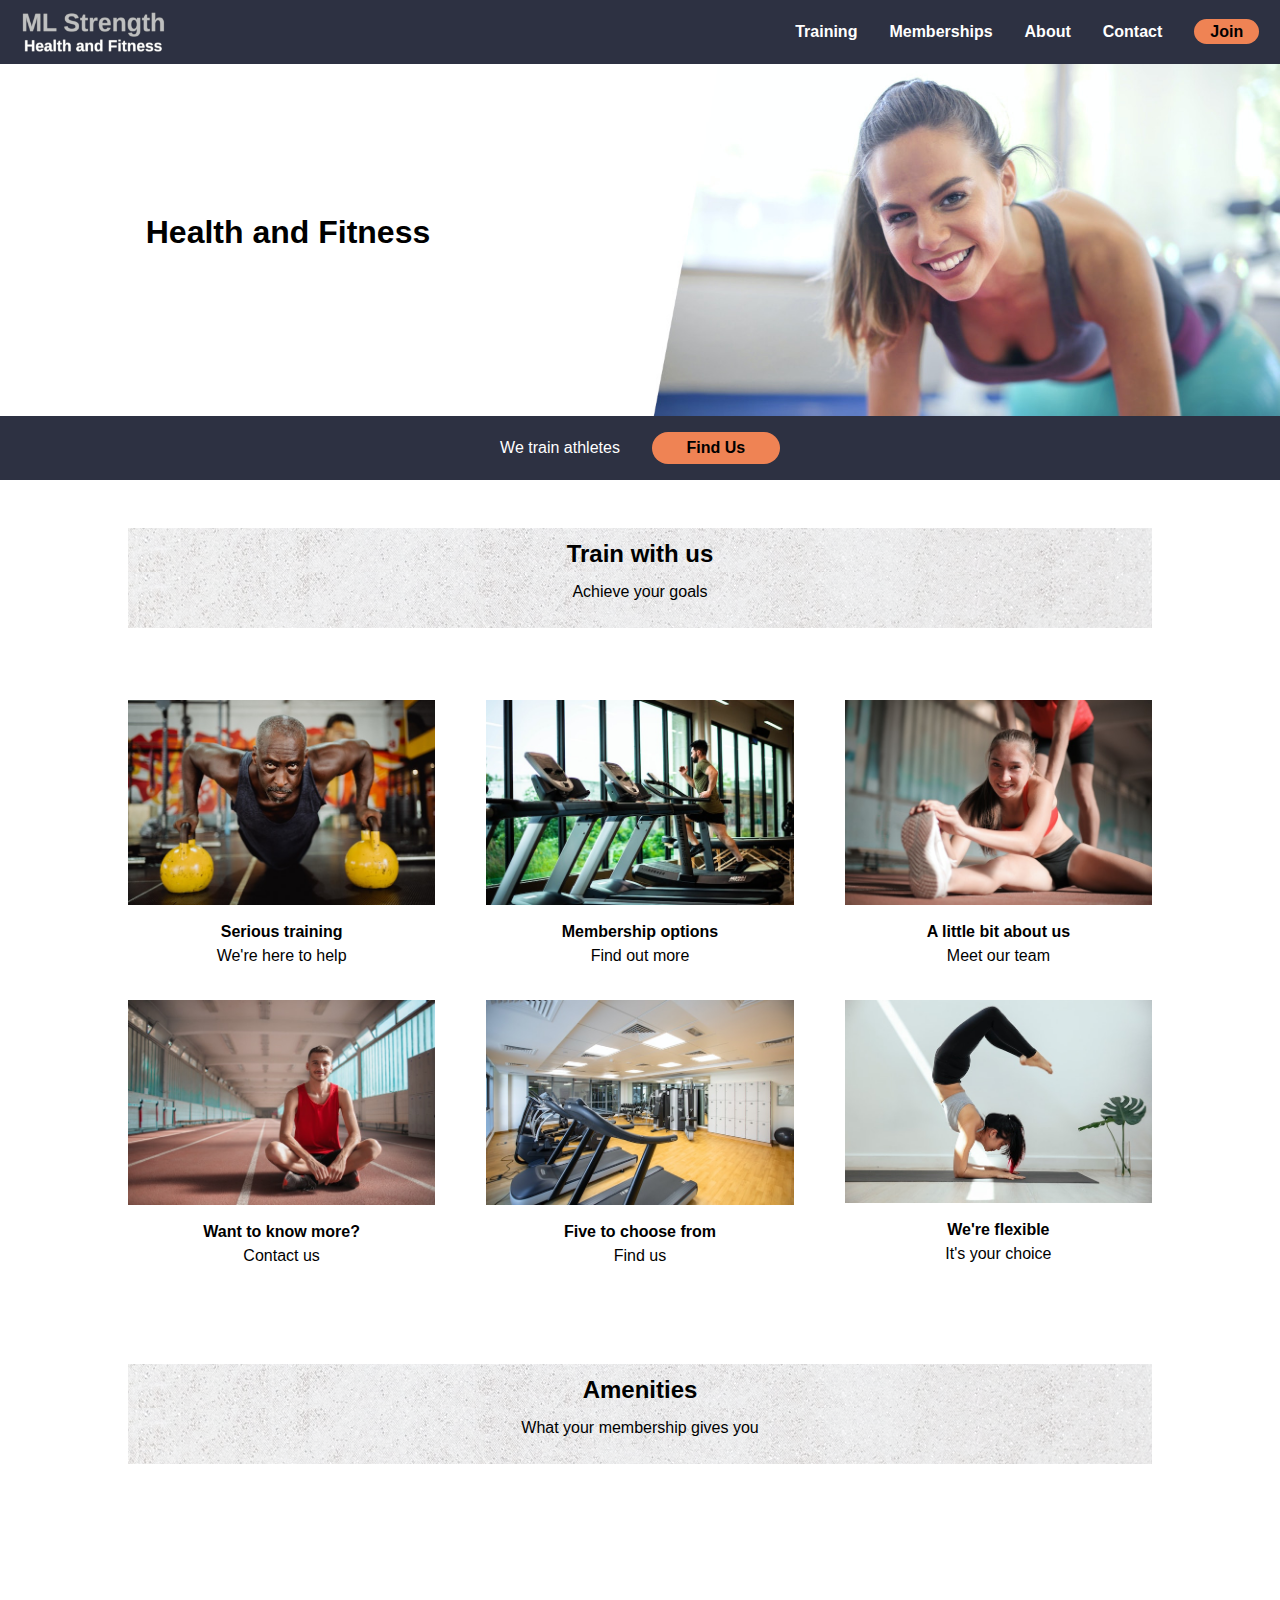
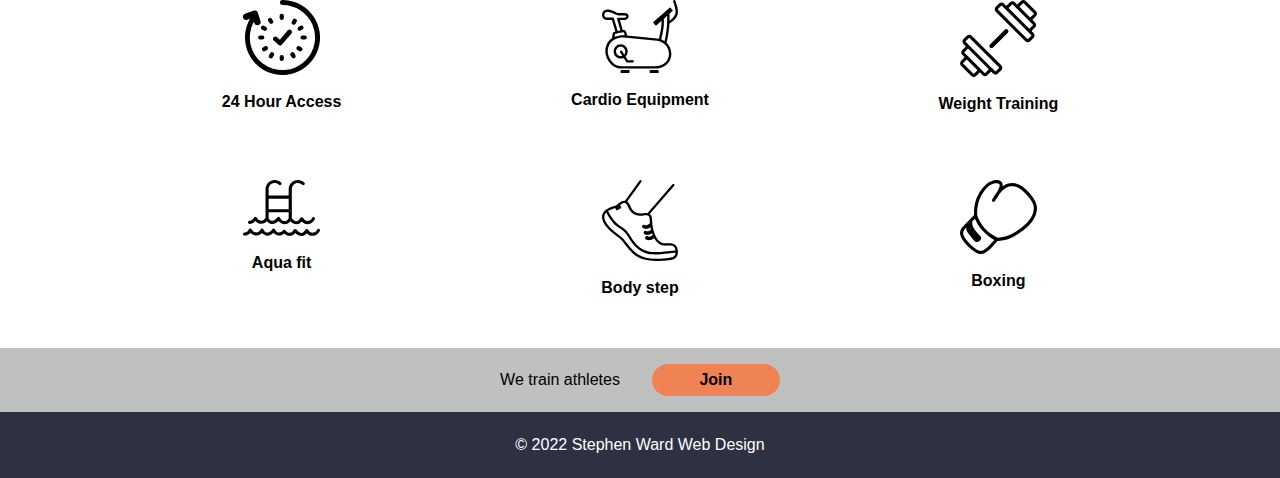
<file: index.html>
<!DOCTYPE html>
<html lang="en">
    <head>
        <meta charset="UTF-8">
        <meta http-equiv="X-UA-Compatible" content="IE=edge">
        <meta name="viewport" content="width=device-width, initial-scale=1.0">
        <title>ML Strength</title>
        <link rel="stylesheet" href="./css/main.css">
        <link rel="apple-touch-icon" sizes="180x180" href="/apple-touch-icon.png">
        <!-- Favicon -->
        <link rel="icon" type="image/png" sizes="32x32" href="/favicon-32x32.png">
        <link rel="icon" type="image/png" sizes="16x16" href="/favicon-16x16.png">
        <link rel="manifest" href="/site.webmanifest">
        <link rel="mask-icon" href="/safari-pinned-tab.svg" color="#5bbad5">
        <meta name="msapplication-TileColor" content="#da532c">
        <meta name="theme-color" content="#ffffff">
        <!-- Javascript -->
        <script defer src="./javascript/jquery-3.6.2.js"></script>
        <script defer src="./javascript/main.js"></script>
    </head>
    <!-- ID required to identify current page -->
    <body id="home">
        <!-- #region Header -->
        <header>
            <!-- Fixed navigation banner -->
            <nav>
                <a href="./index.html"><img src="./images/ml-strength-logo_64.png" alt="ml strength logo"><p>Home</p></a>
                <!-- Main navigation menu imported with JavaScript/Jquery -->
                <div id="menu" aria-label="Main"></div>
                <!-- CTA at end of menu on desktop only -->
                <aside>
                    <a href="./memberships.html#cards">Join</a>
                </aside>
                <!-- Mobile only menu-button-->
                <button id="menu-button" hidden aria-disabled="true" aria-expanded="false"
                aria-controls="menu">Menu</button>
            </nav>
            <!-- CTA banner Mobile only -->
            <aside>
                <a href="./memberships.html#cards">Join</a>
                <a href="./contact.html#locations">Find Us</a>
            </aside>
            <section>
                <h1>Health and Fitness</h1>
            </section>
            <!-- Banner with slogan and Find Us CTA on desktop only -->
            <aside>
                <p>We train athletes</p>
                <a href="./contact.html#locations">Find Us</a>
            </aside>
        </header>
        <!-- #endregion Header -->
        <main>
            <!-- #region Main content -->
            <!-- Full width on mobile, 80% width on desktop -->
            <section>
                <article>
                    <h2>Train with us</h2>
                    <p>Achieve your goals</p>
                    <!-- Div for styling only -->
                    <div>
                        <a href="./training.html#goals">
                            <figure>
                                <img src="./images/man-doing-push-ups-using-yellow-kettlebell.jpg" alt="man looking serious at camera doing push ups using yellow kettlebell">
                                <figcaption>
                                    Serious training
                                    <blockquote>
                                        <!-- TODO Replace this for final production release -->
                                        We're here to help
                                    </blockquote>
                                </figcaption>
                            </figure>
                        </a>
                        <a href="./memberships.html#cards">
                            <figure>
                                <img src="./images/man-on-treadmill.jpg" alt="man on a treadmill in a gym">
                                <figcaption>
                                    Membership options
                                    <blockquote>
                                        <!-- TODO Replace this for final production release -->
                                        Find out more
                                    </blockquote>
                                </figcaption>
                            </figure>
                        </a>
                        <a href="./about.html#team">
                            <figure>
                                <img src="./images/happy-sportswoman-stretching-legs-on-floor-with-trainer.jpg" alt="happy sportswoman stretching legs on floor with trainer">
                                <figcaption>
                                    A little bit about us
                                    <blockquote>
                                        <!-- TODO Replace this for final production release -->
                                        Meet our team
                                    </blockquote>
                                </figcaption>
                            </figure>
                        </a>
                        <a href="./contact.html#contact-form">
                            <figure>
                                <img src="./images/athlete-man-in-red-tank-top-sitting-on-floor.jpg" alt="athlete man in red tank top sitting on floor">
                                <figcaption>
                                    Want to know more?
                                    <blockquote>
                                        <!-- TODO Replace this for final production release -->
                                        Contact us
                                    </blockquote>
                                </figcaption>
                            </figure>
                        </a>
                        <a href="./contact.html#locations">
                            <figure>
                                <img src="./images/gym-brisbane-1.jpg" alt="brisbane gym showing treadmills">
                                <figcaption>
                                    Five to choose from
                                    <blockquote>
                                        <!-- TODO Replace this for final production release -->
                                        Find us
                                    </blockquote>
                                </figcaption>
                            </figure>
                        </a>
                        <a href="./memberships.html#cards">
                            <figure>
                                <img src="./images/flexible-woman-doing-scorpion-yoga-asana.jpg" alt="flexible woman doing scorpion yoga asana">
                                <figcaption>
                                    We're flexible
                                    <blockquote>
                                        <!-- TODO Replace this for final production release -->
                                        It's your choice
                                    </blockquote>
                                </figcaption>
                            </figure>
                        </a>
                    </div>
                </article>
                <!-- Link target -->
                <article id="amenities">
                    <h2>Amenities</h2>
                    <p>What your membership gives you</p>
                    <!-- Div for styling only -->
                    <div>
                        <figure>
                            <img src="./images/access-24-hour-icon.svg" alt="clock with tick icon">
                            <figcaption>
                                24 Hour Access
                            </figcaption>
                        </figure>
                        <figure>
                            <img src="./images/cardio-equipment-icon.svg" alt="bicycle machine icon">
                            <figcaption>
                                Cardio Equipment
                            </figcaption>
                        </figure>
                        <figure>
                            <img src="./images/weight-training-icon.svg" alt="dumbbell icon">
                            <figcaption>
                                Weight Training
                            </figcaption>
                        </figure>
                        <figure>
                            <img src="./images/aqua-fit-icon.svg" alt="pool ladder icon">
                            <figcaption>
                                Aqua fit
                            </figcaption>
                        </figure>
                        <figure>
                            <img src="./images/body-step-icon.svg" alt="foot walking icon">
                            <figcaption>
                                Body step
                            </figcaption>
                        </figure>
                        <figure>
                            <img src="./images/boxing-glove-icon.svg" alt="single boxing glove icon">
                            <figcaption>
                                Boxing
                            </figcaption>
                        </figure>
                    </div>
                </article>
            </section>
            <!-- #endregion Main content -->
            <!-- #region End banner -->
            <!-- Full width CTA banner -->
            <aside>
                <p>We train athletes</p>
                <a href="./memberships.html#cards">Join</a>
            </aside>
            <!-- #endregion End banner -->
        </main>
        <!-- Footer imported with JavaScript/Jquery -->
        <footer></footer>
    </body>
</html>
</file>
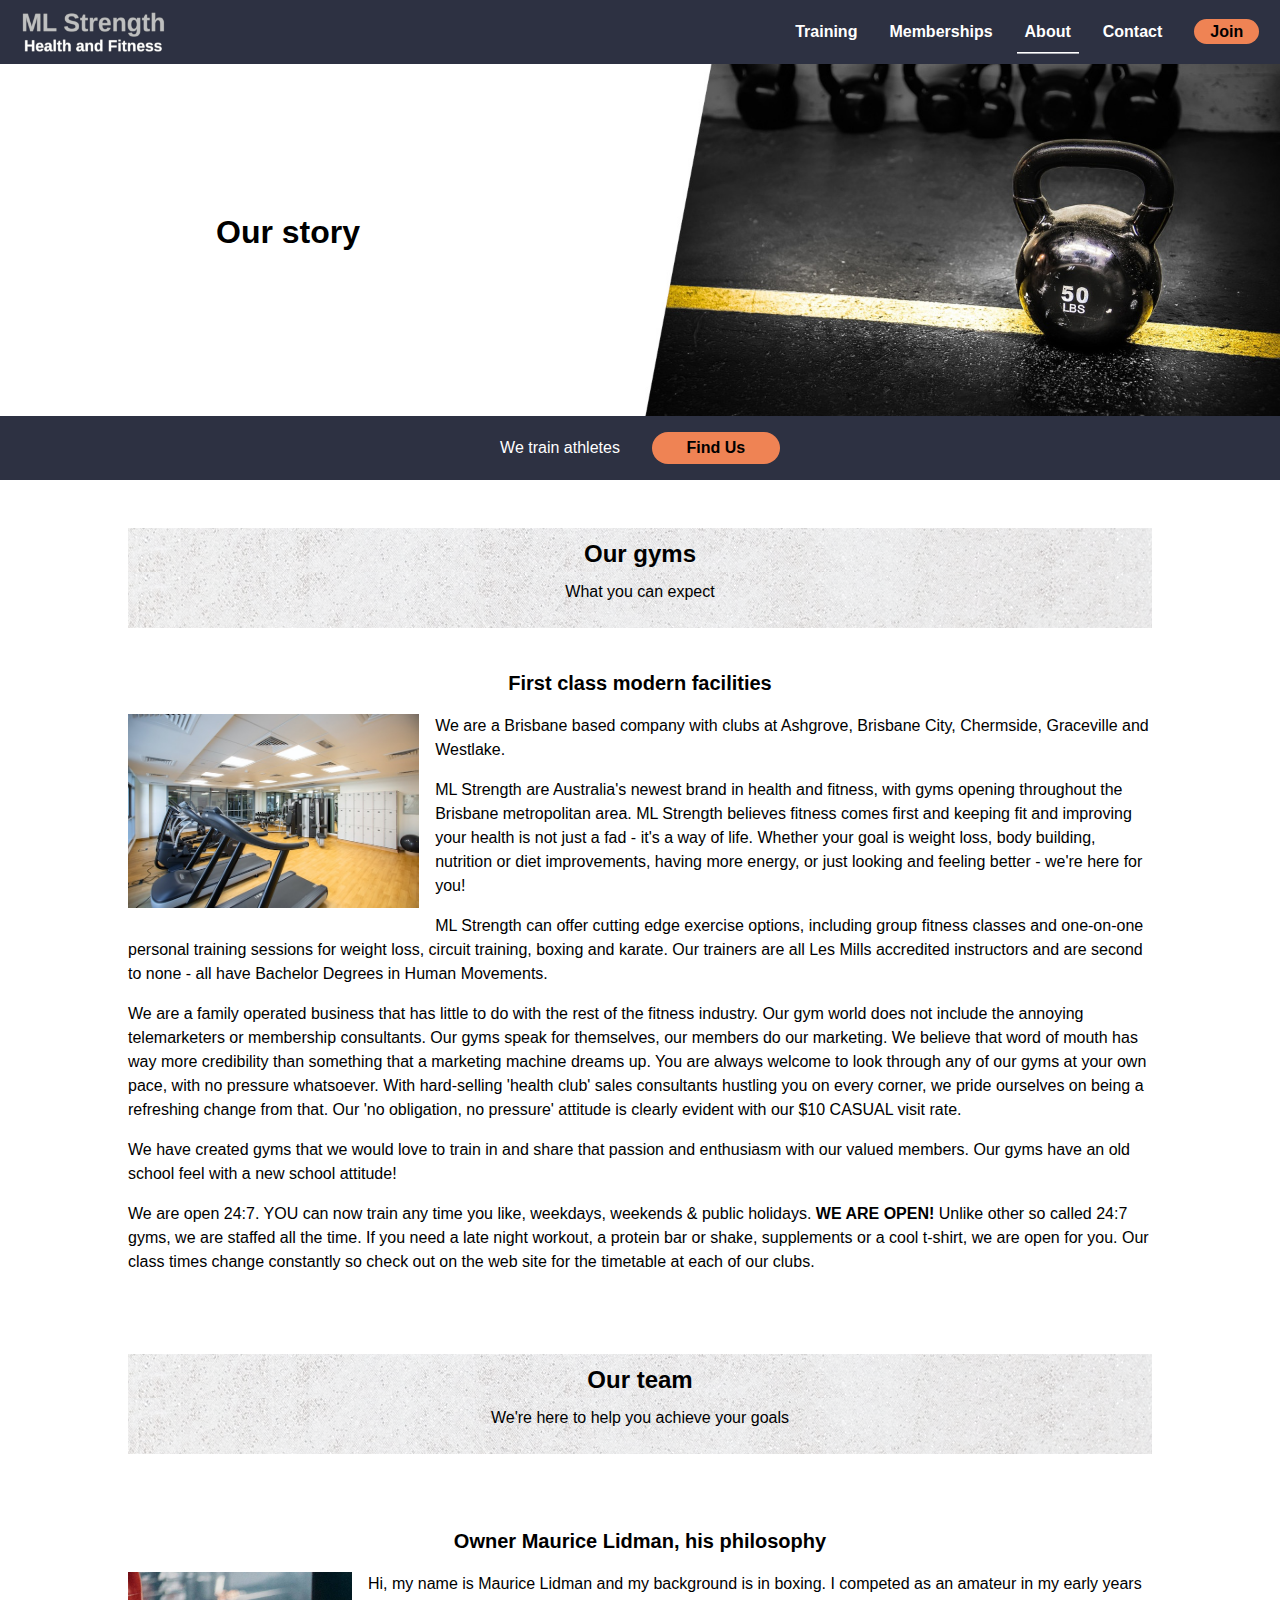
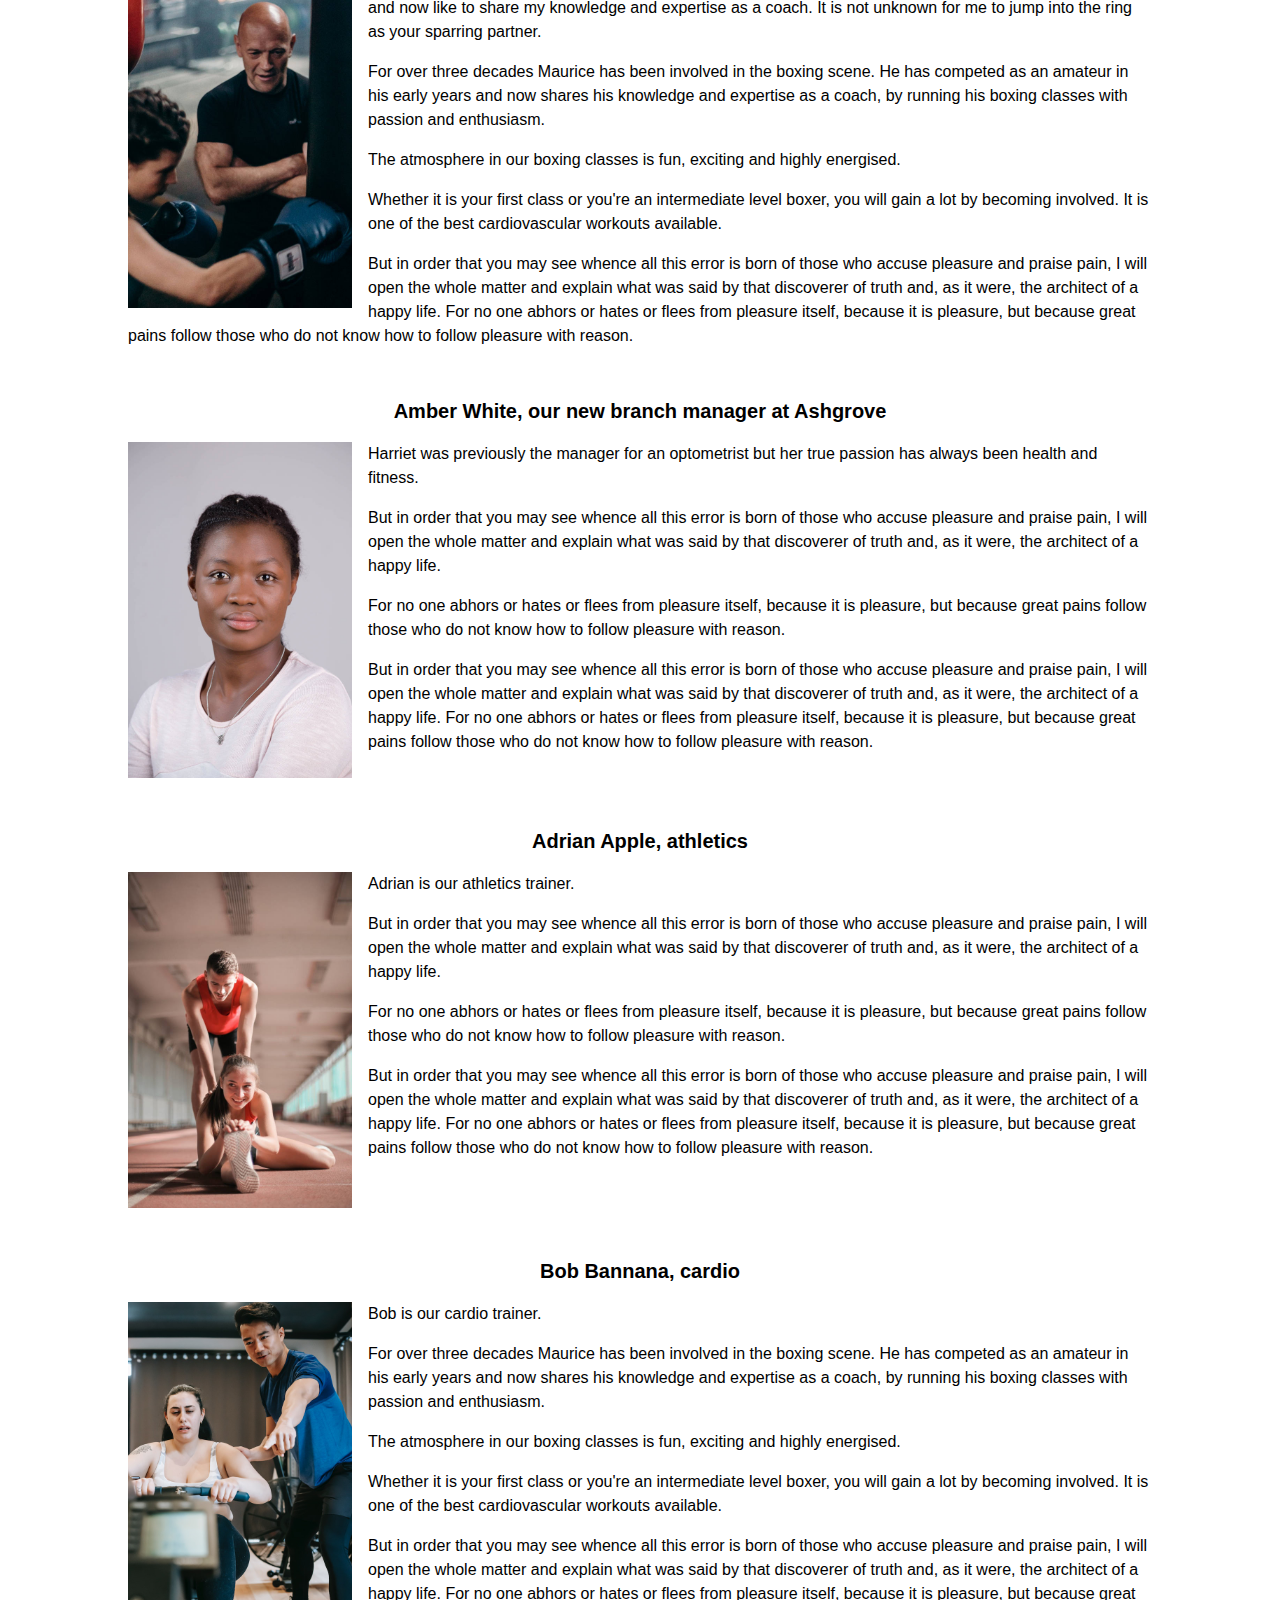
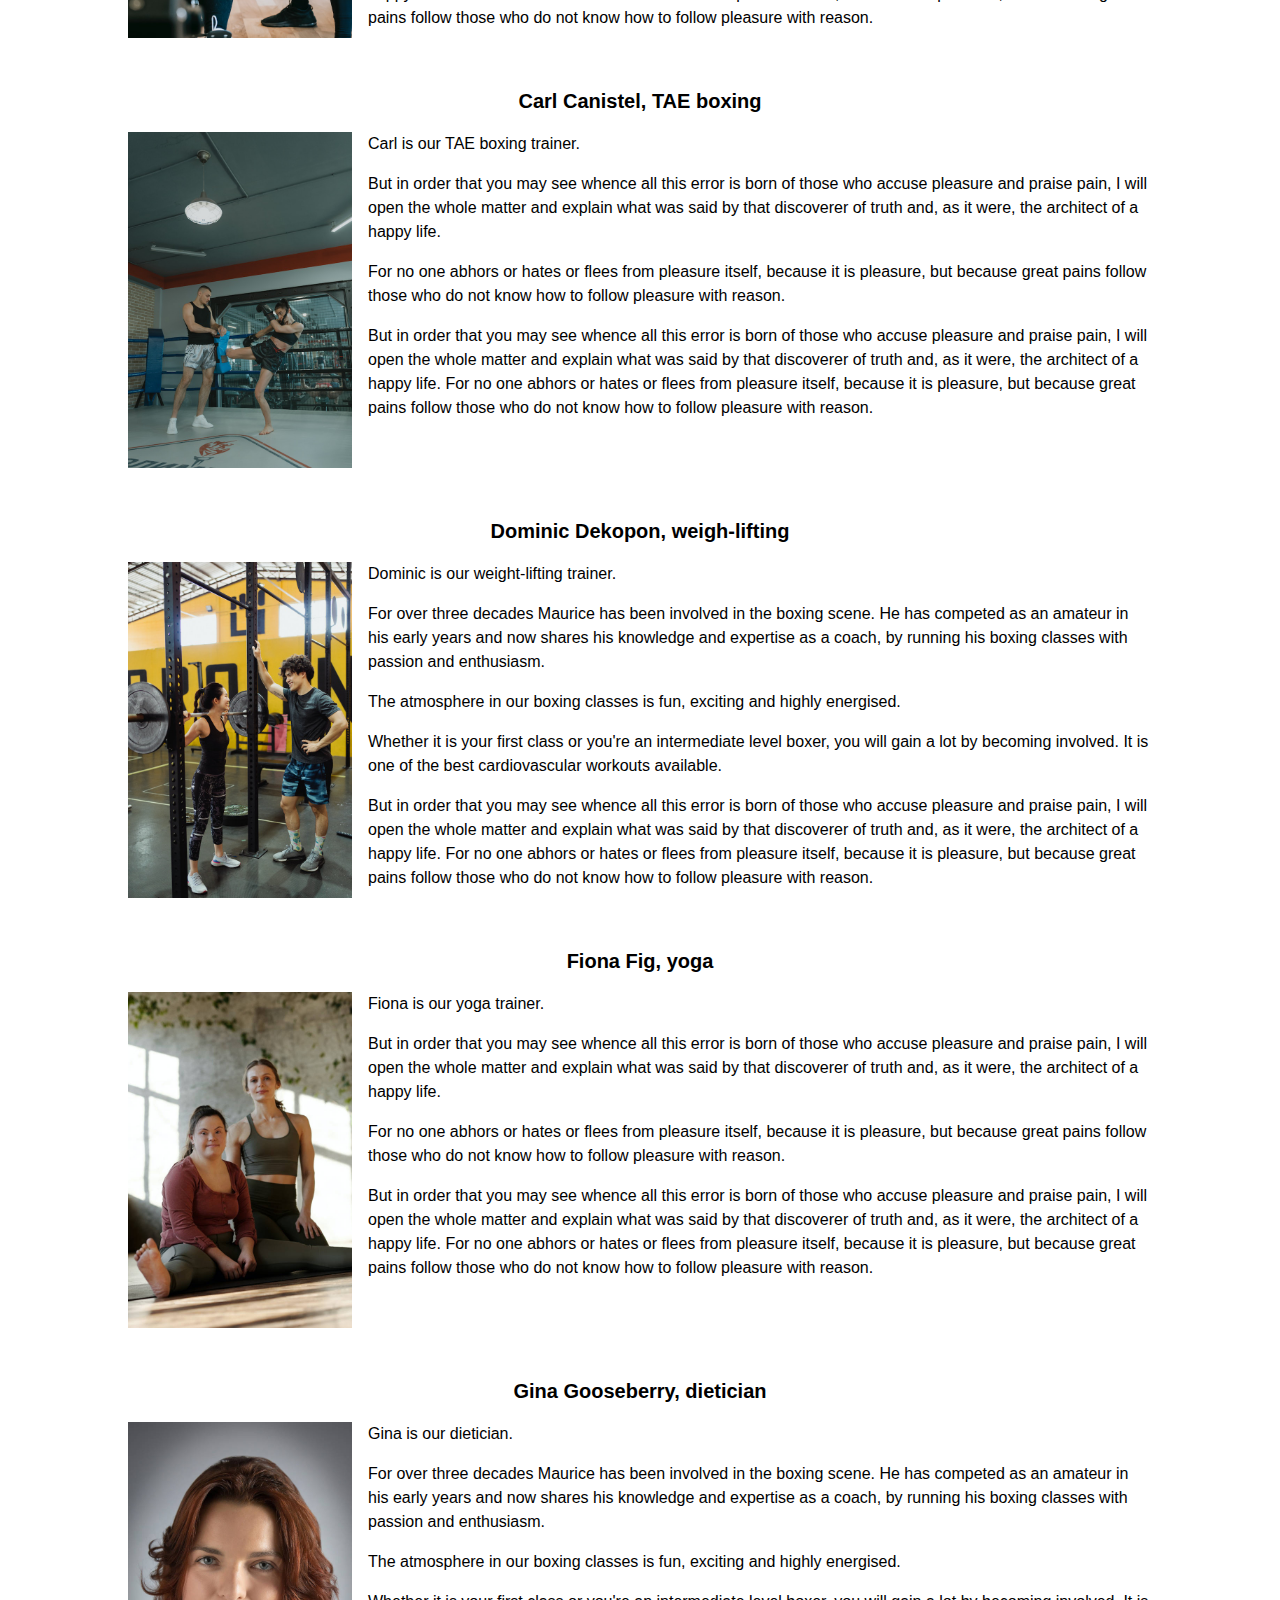
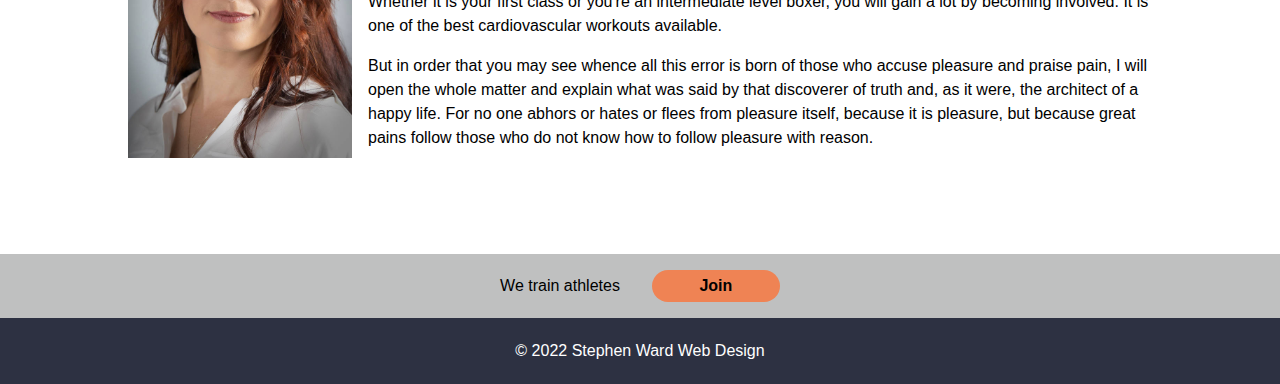
<file: about.html>
<!DOCTYPE html>
<html lang="en">
    <head>
        <meta charset="UTF-8">
        <meta http-equiv="X-UA-Compatible" content="IE=edge">
        <meta name="viewport" content="width=device-width, initial-scale=1.0">
        <title>ML Strength-About</title>
        <link rel="stylesheet" href="./css/main.css">
        <!-- Favicon -->
        <link rel="icon" type="image/png" sizes="32x32" href="/favicon-32x32.png">
        <link rel="icon" type="image/png" sizes="16x16" href="/favicon-16x16.png">
        <link rel="manifest" href="/site.webmanifest">
        <link rel="mask-icon" href="/safari-pinned-tab.svg" color="#5bbad5">
        <meta name="msapplication-TileColor" content="#da532c">
        <meta name="theme-color" content="#ffffff">
        <!-- Javascript -->
        <script defer src="./javascript/jquery-3.6.2.js"></script>
        <script defer src="./javascript/main.js"></script>
    </head>
    <!-- ID required to identify current page -->
    <body id="about">
        <!-- #region Header -->
        <header>
            <!-- Fixed navigation banner -->
            <nav>
                <a href="./index.html"><img src="./images/ml-strength-logo_64.png" alt="ml strength logo"><p>Home</p></a>
                <!-- Main navigation menu imported with JavaScript/Jquery -->
                <div id="menu" aria-label="Main"></div>
                <!-- CTA at end of menu on desktop only -->
                <aside>
                    <a href="./memberships.html#cards">Join</a>
                </aside>
                <!-- Mobile only menu-button-->
                <button id="menu-button" hidden aria-disabled="true" aria-expanded="false"
                aria-controls="menu">Menu</button>
            </nav>
            <!-- CTA banner Mobile only -->
            <aside>
                <a href="./memberships.html#cards">Join</a>
                <a href="./contact.html#locations">Find Us</a>
            </aside>
            <section>
                <h1>Our story</h1>
            </section>
            <!-- Banner with slogan and Find Us CTA on desktop only -->
            <aside>
                <p>We train athletes</p>
                <a href="./contact.html#locations">Find Us</a>
            </aside>
        </header>
        <!-- #endregion Header -->
        <main>
            <!-- #region Main content -->
            <!-- Full width on mobile, 80% width on desktop -->
            <section>
                <article id="gyms">
                    <h2>Our gyms</h2>
                    <p>What you can expect</p>
                    <article>
                        <h3>First class modern facilities</h3>
                        <img src="./images/gym-brisbane-1.jpg" alt="male owner training young woman boxing">
                        <p>We are a Brisbane based company with clubs at Ashgrove, Brisbane City, Chermside, Graceville and Westlake.</p>
                        <p>ML Strength are Australia's newest brand in health and fitness, with gyms opening throughout the Brisbane metropolitan area. ML Strength
                            believes fitness comes first and keeping fit and improving your health is not just a fad - it's a way of life. Whether your goal is weight
                            loss, body building, nutrition or diet improvements, having more energy, or just looking and feeling better - we're here for you!</p>
                        <p>ML Strength can offer cutting edge exercise options, including group fitness classes and one-on-one personal training sessions for weight loss,
                            circuit training, boxing and karate. Our trainers are all Les Mills accredited instructors and are second to none - all have Bachelor Degrees
                            in Human Movements.</p>
                        <p>We are a family operated business that has little to do with the rest of the fitness industry. Our gym world does not include the annoying
                            telemarketers or membership consultants. Our gyms speak for themselves, our members do our marketing. We believe that word of mouth has way
                            more credibility than something that a marketing machine dreams up.  You are always welcome to look through any of our gyms at your own
                            pace, with no pressure whatsoever. With hard-selling 'health club' sales consultants hustling you on every corner, we pride ourselves on
                            being a refreshing change from that. Our 'no obligation, no pressure' attitude is clearly evident with our $10 CASUAL visit rate.</p>
                        <p>We have created gyms that we would love to train in and share that passion and enthusiasm with our valued members. Our gyms have an old school
                            feel with a new school attitude!</p>
                        <p>We are open 24:7. YOU can now train any time you like, weekdays, weekends &amp; public holidays. <strong>WE ARE OPEN!</strong> Unlike other so
                            called 24:7 gyms, we are staffed all the time. If you need a late night workout, a protein bar or shake, supplements or a cool t-shirt, we
                            are open for you. Our class times change constantly so check out on the web site for the timetable at each of our clubs.</p>
                    </article>
                </article>
                <article id="team">
                    <h2>Our team</h2>
                    <p>We're here to help you achieve your goals</p>
                    <!-- Div for styling only -->
                    <div>
                        <article>
                            <h3>Owner Maurice Lidman, his philosophy</h3>
                            <img src="./images/staff-owner.jpg" alt="male owner training young woman boxing">
                            <p>Hi, my name is Maurice Lidman and my background is in boxing. I competed as an amateur in my early years and now like to share my knowledge
                                and expertise as a coach. It is not unknown for me to jump into the ring as your sparring partner.</p>
                            <p>For over three decades Maurice has been involved in the boxing scene. He has competed as an amateur in his early years and now shares his
                                knowledge and expertise as a coach, by running his boxing classes with passion and enthusiasm.</p>
                            <p>The atmosphere in our boxing classes is fun, exciting and highly energised.</p>
                            <p>Whether it is your first class or you're an intermediate level boxer, you will gain a lot by becoming involved. It is one of the best
                                cardiovascular workouts available.</p>
                            <p>But in order that you may see whence all this error is born of those who accuse pleasure and praise pain, I will open the whole matter and
                                explain what was said by that discoverer of truth and, as it were, the architect of a happy life. For no one abhors or hates or flees from
                                pleasure itself, because it is pleasure, but because great pains follow those who do not know how to follow pleasure with reason.</p>
                        </article>
                        <article>
                            <h3>Amber White, our new branch manager at Ashgrove</h3>
                            <img src="./images/staff-branch-manager.jpg" alt="portrait of female branch manager">
                            <p>Harriet was previously the manager for an optometrist but her true passion has always been health and fitness.</p>
                            <p>But in order that you may see whence all this error is born of those who accuse pleasure and praise pain, I will open the whole matter and
                                explain what was said by that discoverer of truth and, as it were, the architect of a happy life.</p>
                            <p>For no one abhors or hates or flees from pleasure itself, because it is pleasure, but because great pains follow those who do not know how
                                to follow pleasure with reason.</p>
                            <p>But in order that you may see whence all this error is born of those who accuse pleasure and praise pain, I will open the whole matter and
                                explain what was said by that discoverer of truth and, as it were, the architect of a happy life. For no one abhors or hates or flees from
                                pleasure itself, because it is pleasure, but because great pains follow those who do not know how to follow pleasure with reason.</p>
                        </article>
                        <article>
                            <h3>Adrian Apple, athletics</h3>
                            <img src="./images/staff-athletics.jpg" alt="male trainer with happy sportswoman stretching legs on floor">
                            <p>Adrian is our athletics trainer.</p>
                            <p>But in order that you may see whence all this error is born of those who accuse pleasure and praise pain, I will open the whole matter and
                                explain what was said by that discoverer of truth and, as it were, the architect of a happy life.</p>
                            <p>For no one abhors or hates or flees from pleasure itself, because it is pleasure, but because great pains follow those who do not know how
                                to follow pleasure with reason.</p>
                            <p>But in order that you may see whence all this error is born of those who accuse pleasure and praise pain, I will open the whole matter and
                                explain what was said by that discoverer of truth and, as it were, the architect of a happy life. For no one abhors or hates or flees from
                                pleasure itself, because it is pleasure, but because great pains follow those who do not know how to follow pleasure with reason.</p>
                        </article>
                        <article>
                            <h3>Bob Bannana, cardio</h3>
                            <img src="./images/staff-cardio.jpg" alt="male trainer with woman on a bicycle machine">
                            <p>Bob is our cardio trainer.</p>
                            <p>For over three decades Maurice has been involved in the boxing scene. He has competed as an amateur in his early years and now shares his
                                knowledge and expertise as a coach, by running his boxing classes with passion and enthusiasm.</p>
                            <p>The atmosphere in our boxing classes is fun, exciting and highly energised.</p>
                            <p>Whether it is your first class or you're an intermediate level boxer, you will gain a lot by becoming involved. It is one of the best
                                cardiovascular workouts available.</p>
                            <p>But in order that you may see whence all this error is born of those who accuse pleasure and praise pain, I will open the whole matter and
                                explain what was said by that discoverer of truth and, as it were, the architect of a happy life. For no one abhors or hates or flees from
                                pleasure itself, because it is pleasure, but because great pains follow those who do not know how to follow pleasure with reason.</p>
                        </article>
                        <article>
                            <h3>Carl Canistel, TAE boxing</h3>
                            <img src="./images/staff-tae-boxing.jpg" alt="male trainer with woman practicing kick boxing">
                            <p>Carl is our TAE boxing trainer.</p>
                            <p>But in order that you may see whence all this error is born of those who accuse pleasure and praise pain, I will open the whole matter and
                                explain what was said by that discoverer of truth and, as it were, the architect of a happy life.</p>
                            <p>For no one abhors or hates or flees from pleasure itself, because it is pleasure, but because great pains follow those who do not know how
                                to follow pleasure with reason.</p>
                            <p>But in order that you may see whence all this error is born of those who accuse pleasure and praise pain, I will open the whole matter and
                                explain what was said by that discoverer of truth and, as it were, the architect of a happy life. For no one abhors or hates or flees from
                                pleasure itself, because it is pleasure, but because great pains follow those who do not know how to follow pleasure with reason.</p>
                        </article>
                        <article>
                            <h3>Dominic Dekopon, weigh-lifting</h3>
                            <img src="./images/staff-weight-lifting.jpg" alt="male trainer with woman lifting barbell">
                            <p>Dominic is our weight-lifting trainer.</p>
                            <p>For over three decades Maurice has been involved in the boxing scene. He has competed as an amateur in his early years and now shares his
                                knowledge and expertise as a coach, by running his boxing classes with passion and enthusiasm.</p>
                            <p>The atmosphere in our boxing classes is fun, exciting and highly energised.</p>
                            <p>Whether it is your first class or you're an intermediate level boxer, you will gain a lot by becoming involved. It is one of the best
                                cardiovascular workouts available.</p>
                            <p>But in order that you may see whence all this error is born of those who accuse pleasure and praise pain, I will open the whole matter and
                                explain what was said by that discoverer of truth and, as it were, the architect of a happy life. For no one abhors or hates or flees from
                                pleasure itself, because it is pleasure, but because great pains follow those who do not know how to follow pleasure with reason.</p>
                        </article>
                        <article>
                            <h3>Fiona Fig, yoga</h3>
                            <img src="./images/staff-yoga.jpg" alt="female trainer with woman doing yoga">
                            <p>Fiona is our yoga trainer.</p>
                            <p>But in order that you may see whence all this error is born of those who accuse pleasure and praise pain, I will open the whole matter and
                                explain what was said by that discoverer of truth and, as it were, the architect of a happy life.</p>
                            <p>For no one abhors or hates or flees from pleasure itself, because it is pleasure, but because great pains follow those who do not know how
                                to follow pleasure with reason.</p>
                            <p>But in order that you may see whence all this error is born of those who accuse pleasure and praise pain, I will open the whole matter and
                                explain what was said by that discoverer of truth and, as it were, the architect of a happy life. For no one abhors or hates or flees from
                                pleasure itself, because it is pleasure, but because great pains follow those who do not know how to follow pleasure with reason.</p>
                        </article>
                        <article>
                            <h3>Gina Gooseberry, dietician</h3>
                            <img src="./images/staff-dietician.jpg" alt="portrait of female dietician">
                            <p>Gina is our dietician.</p>
                            <p>For over three decades Maurice has been involved in the boxing scene. He has competed as an amateur in his early years and now shares his
                                knowledge and expertise as a coach, by running his boxing classes with passion and enthusiasm.</p>
                            <p>The atmosphere in our boxing classes is fun, exciting and highly energised.</p>
                            <p>Whether it is your first class or you're an intermediate level boxer, you will gain a lot by becoming involved. It is one of the best
                                cardiovascular workouts available.</p>
                            <p>But in order that you may see whence all this error is born of those who accuse pleasure and praise pain, I will open the whole matter and
                                explain what was said by that discoverer of truth and, as it were, the architect of a happy life. For no one abhors or hates or flees from
                                pleasure itself, because it is pleasure, but because great pains follow those who do not know how to follow pleasure with reason.</p>
                        </article>
                    </div>
                </article>
            </section>
            <!-- #endregion Main content -->
            <!-- #region End banner -->
            <!-- Full width CTA banner -->
            <aside>
                <p>We train athletes</p>
                <a href="./memberships.html#cards">Join</a>
            </aside>
            <!-- #endregion End banner -->
        </main>
        <footer></footer>
    </body>
</html>
</file>
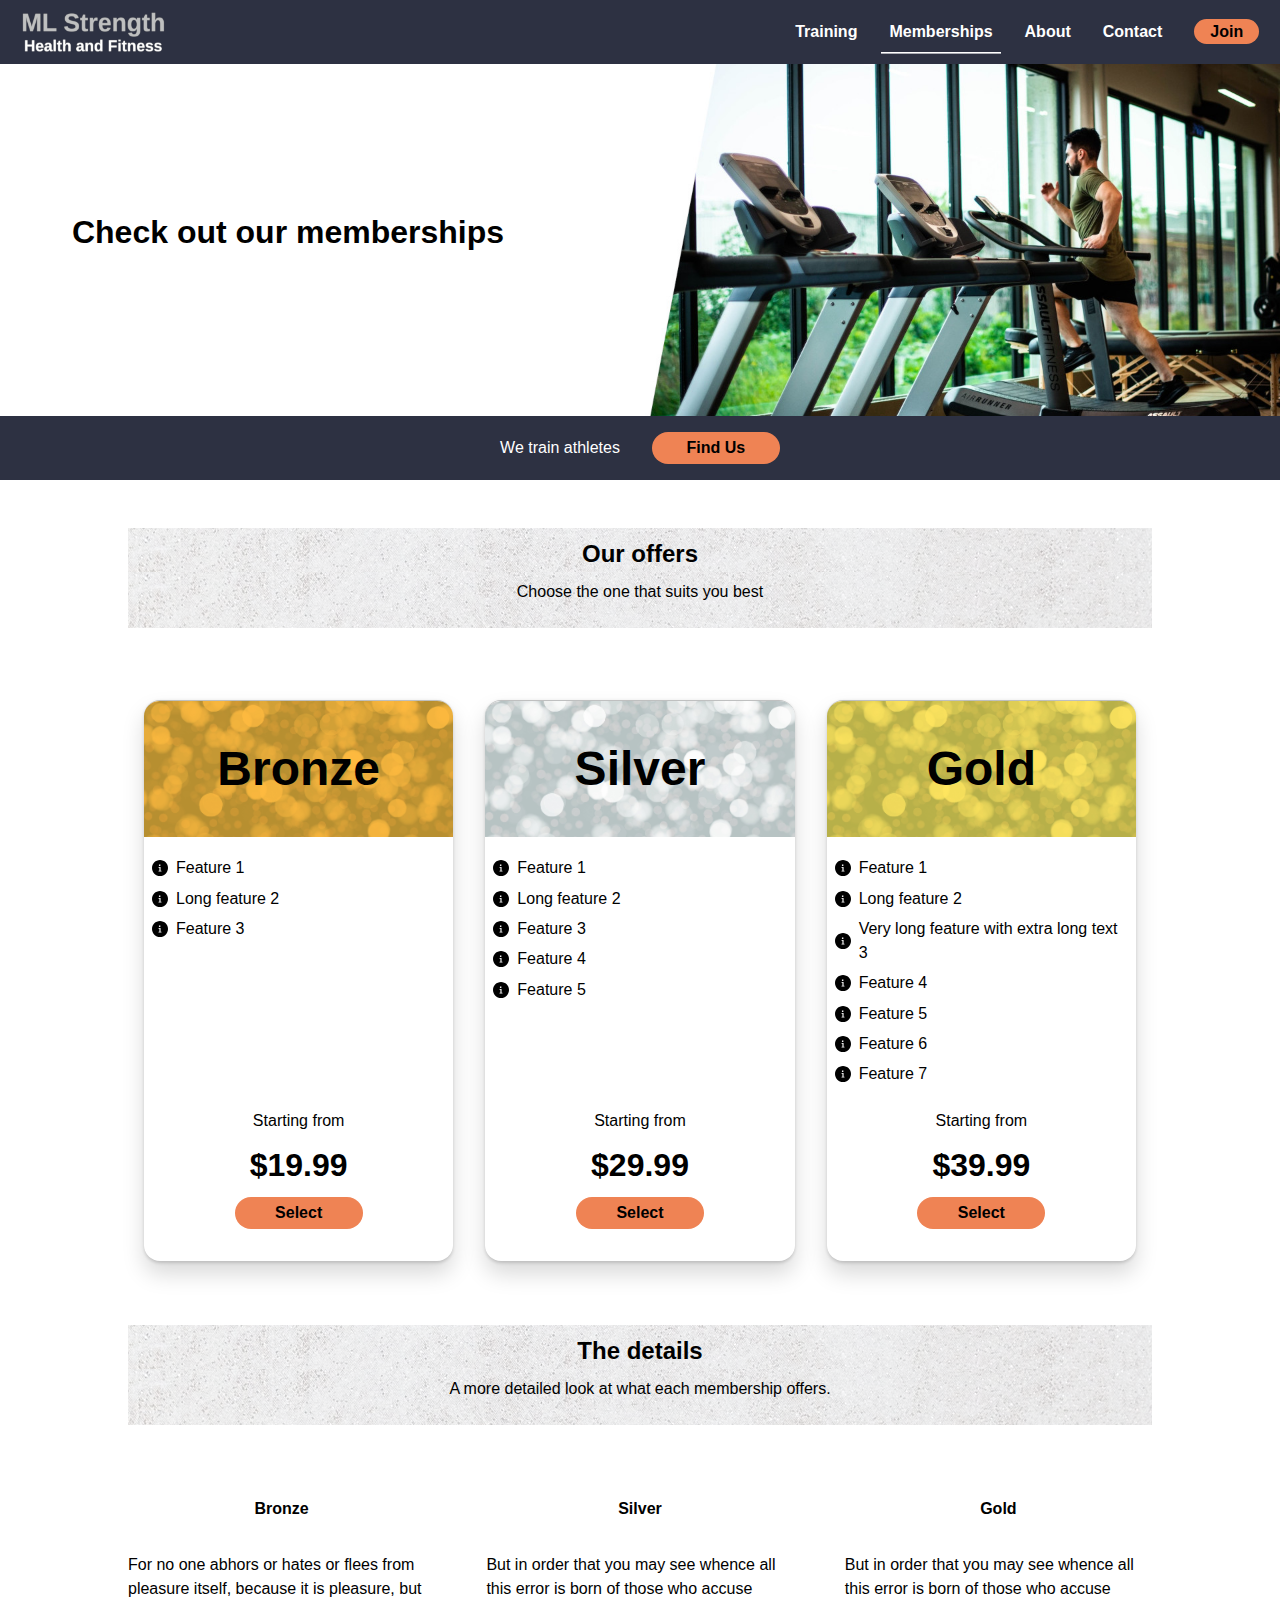
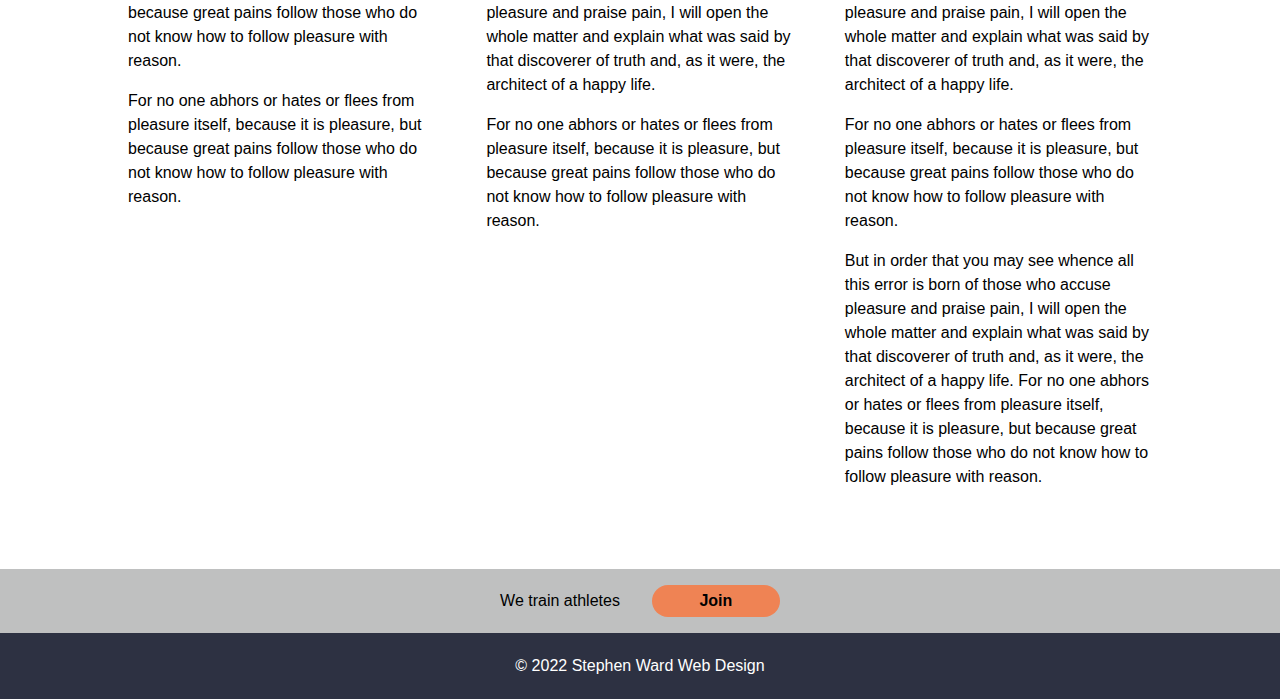
<file: memberships.html>
<!DOCTYPE html>
<html lang="en">
    <head>
        <meta charset="UTF-8">
        <meta http-equiv="X-UA-Compatible" content="IE=edge">
        <meta name="viewport" content="width=device-width, initial-scale=1.0">
        <title>ML Strength-Memberships</title>
        <link rel="stylesheet" href="./css/main.css">
        <!-- Favicon -->
        <link rel="icon" type="image/png" sizes="32x32" href="/favicon-32x32.png">
        <link rel="icon" type="image/png" sizes="16x16" href="/favicon-16x16.png">
        <link rel="manifest" href="/site.webmanifest">
        <link rel="mask-icon" href="/safari-pinned-tab.svg" color="#5bbad5">
        <meta name="msapplication-TileColor" content="#da532c">
        <meta name="theme-color" content="#ffffff">
        <!-- Javascript -->
        <script defer src="./javascript/jquery-3.6.2.js"></script>
        <script defer src="./javascript/main.js"></script>
    </head>
    <!-- ID required to identify current page -->
    <body id="memberships">
        <!-- #region Header -->
        <header>
            <!-- Fixed navigation banner -->
            <nav>
                <a href="./index.html"><img src="./images/ml-strength-logo_64.png" alt="ml strength logo"><p>Home</p></a>
                <!-- Main navigation menu imported with JavaScript/Jquery -->
                <div id="menu" aria-label="Main"></div>
                <!-- CTA at end of menu on desktop only -->
                <aside>
                    <a href="./memberships.html#cards">Join</a>
                </aside>
                <!-- Mobile only menu-button-->
                <button id="menu-button" hidden aria-disabled="true" aria-expanded="false"
                aria-controls="menu">Menu</button>
            </nav>
            <!-- CTA banner Mobile only -->
            <aside>
                <a href="./memberships.html#cards">Join</a>
                <a href="./contact.html#locations">Find Us</a>
            </aside>
            <section>
                <h1>Check out our memberships</h1>
            </section>
            <!-- Banner with slogan and Find Us CTA on desktop only -->
            <aside>
                <p>We train athletes</p>
                <a href="./contact.html#locations">Find Us</a>
            </aside>
        </header>
        <!-- #endregion Header -->
        <main>
            <!-- #region Main content -->
            <!-- Full width on mobile, 80% width on desktop -->
            <section>
                <article id="cards">
                    <h2>Our offers</h2>
                    <p>Choose the one that suits you best</p>
                    <!-- Div for styling only -->
                    <div>
                        <!-- Bronze membership card -->
                        <article>
                            <h3>Bronze</h3>
                            <ul>
                                <li>Feature 1</li>
                                <li>Long feature 2</li>
                                <li>Feature 3</li>
                            </ul>
                            <p>Starting from</p>
                            <strong>$19.99</strong>
                            <a href="./contact.html#contact-form">Select</a>
                        </article>
                        <!-- Silver membership card -->
                        <article>
                            <h3>Silver</h3>
                            <ul>
                                <li>Feature 1</li>
                                <li>Long feature 2</li>
                                <li>Feature 3</li>
                                <li>Feature 4</li>
                                <li>Feature 5</li>
                            </ul>
                            <p>Starting from</p>
                            <strong>$29.99</strong>
                            <a href="./contact.html#contact-form">Select</a>
                        </article>
                        <!-- Gold membership card -->
                        <article>
                            <h3>Gold</h3>
                            <ul>
                                <li>Feature 1</li>
                                <li>Long feature 2</li>
                                <li>Very long feature with extra long text 3</li>
                                <li>Feature 4</li>
                                <li>Feature 5</li>
                                <li>Feature 6</li>
                                <li>Feature 7</li>
                            </ul>
                            <p>Starting from</p>
                            <strong>$39.99</strong>
                            <a href="./contact.html#contact-form">Select</a>
                        </article>
                    </div>
                </article>
                <article id="details">
                    <h2>The details</h2>
                    <p>A more detailed look at what each membership offers.</p>
                    <!-- Div for styling only -->
                    <div>
                        <figure>
                            <figcaption>Bronze</figcaption>
                            <blockquote>
                                <p>For no one abhors or hates or flees from pleasure itself, because it is pleasure, but because great pains follow those who do not know
                                    how to follow pleasure with reason.</p>
                                <p>For no one abhors or hates or flees from pleasure itself, because it is pleasure, but because great pains follow those who do not know
                                    how to follow pleasure with reason.</p>
                            </blockquote>
                        </figure>
                        <figure>
                            <figcaption>Silver</figcaption>
                            <blockquote>
                                <p>But in order that you may see whence all this error is born of those who accuse pleasure and praise pain, I will open the whole matter
                                    and explain what was said by that discoverer of truth and, as it were, the architect of a happy life.</p>
                                <p>For no one abhors or hates or flees from pleasure itself, because it is pleasure, but because great pains follow those who do not know
                                    how to follow pleasure with reason.</p>
                            </blockquote>
                        </figure>
                        <figure>
                            <figcaption>Gold</figcaption>
                            <blockquote>
                                <p>But in order that you may see whence all this error is born of those who accuse pleasure and praise pain, I will open the whole matter
                                    and explain what was said by that discoverer of truth and, as it were, the architect of a happy life.</p>
                                <p>For no one abhors or hates or flees from pleasure itself, because it is pleasure, but because great pains follow those who do not know
                                    how to follow pleasure with reason.</p>
                                <p>But in order that you may see whence all this error is born of those who accuse pleasure and praise pain, I will open the whole matter
                                    and explain what was said by that discoverer of truth and, as it were, the architect of a happy life. For no one abhors or hates or
                                    flees from pleasure itself, because it is pleasure, but because great pains follow those who do not know how to follow pleasure with
                                    reason.</p>
                            </blockquote>
                        </figure>
                    </div>
                </article>
            </section>
            <!-- #endregion Main content -->
            <!-- #region End banner -->
            <!-- Full width CTA banner -->
            <aside>
                <p>We train athletes</p>
                <a href="./memberships.html#cards">Join</a>
            </aside>
            <!-- #endregion End banner -->
        </main>
        <footer></footer>
    </body>
</html>
</file>
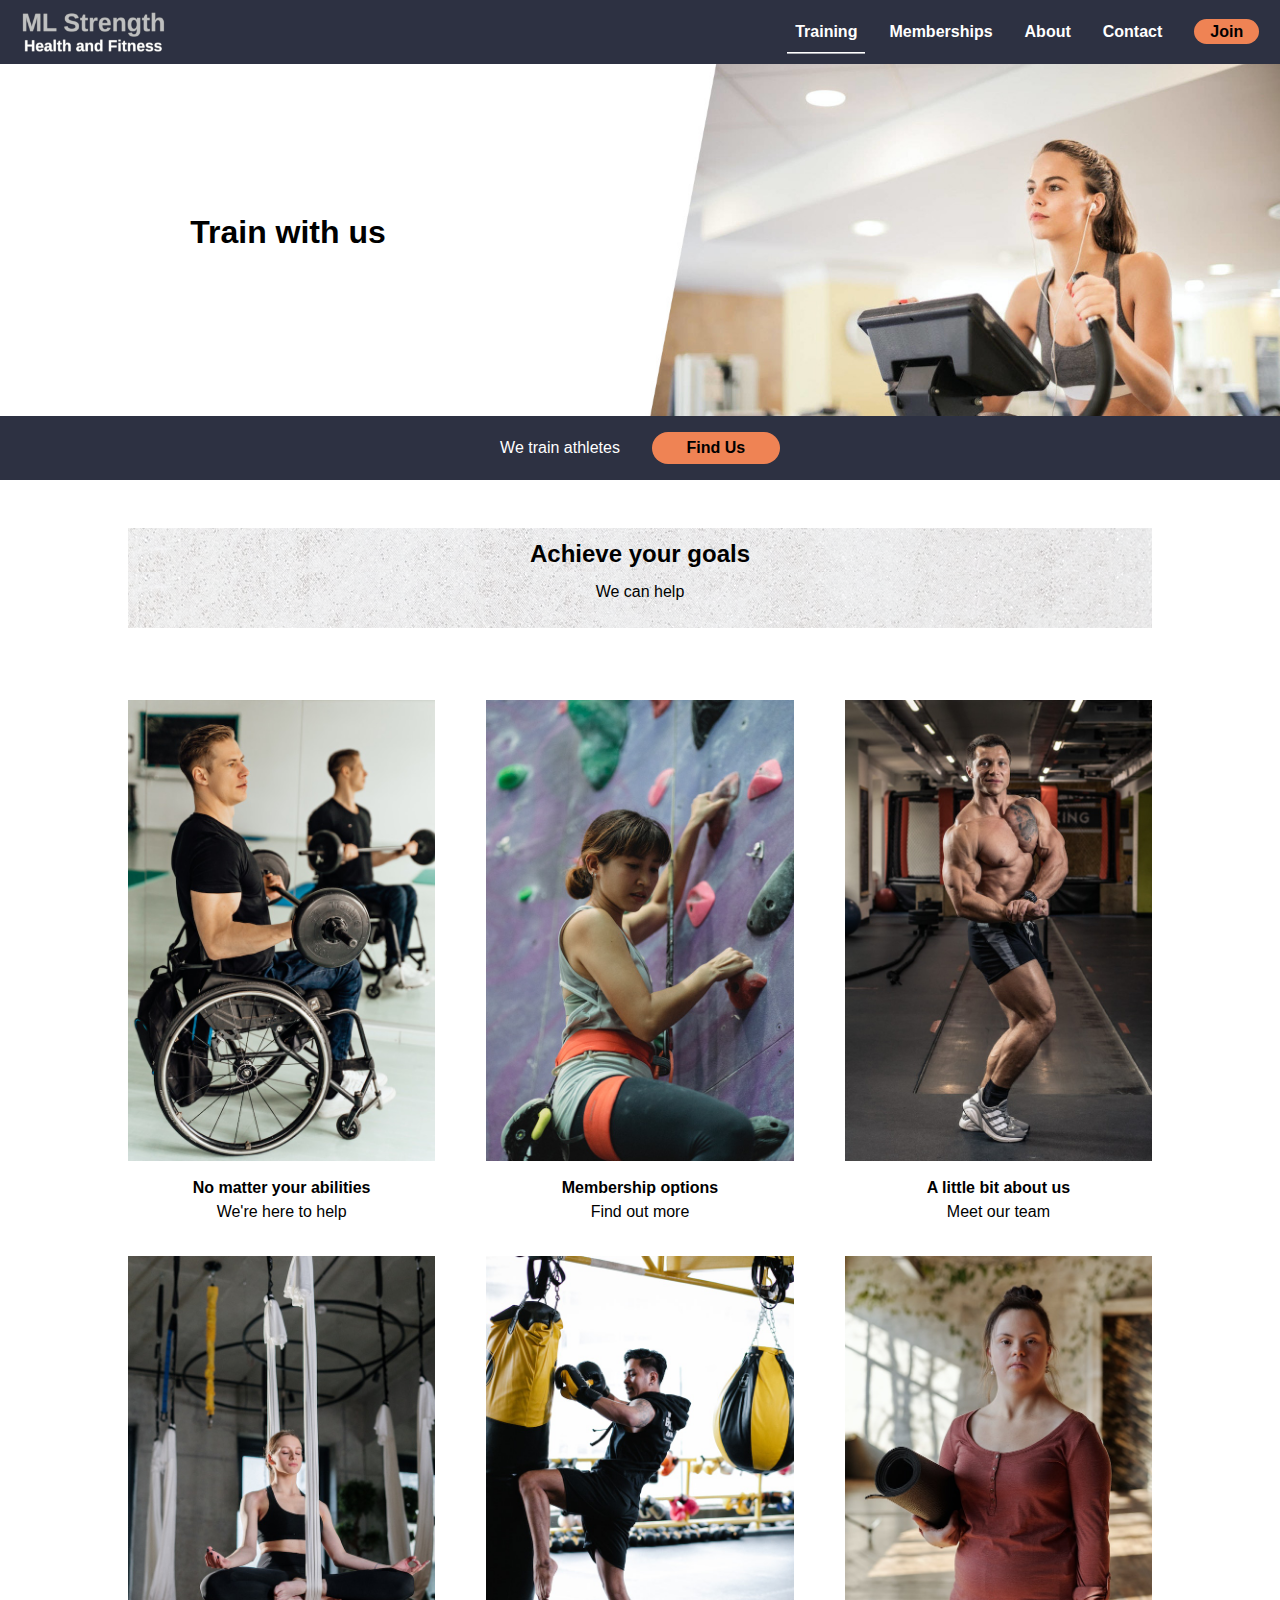
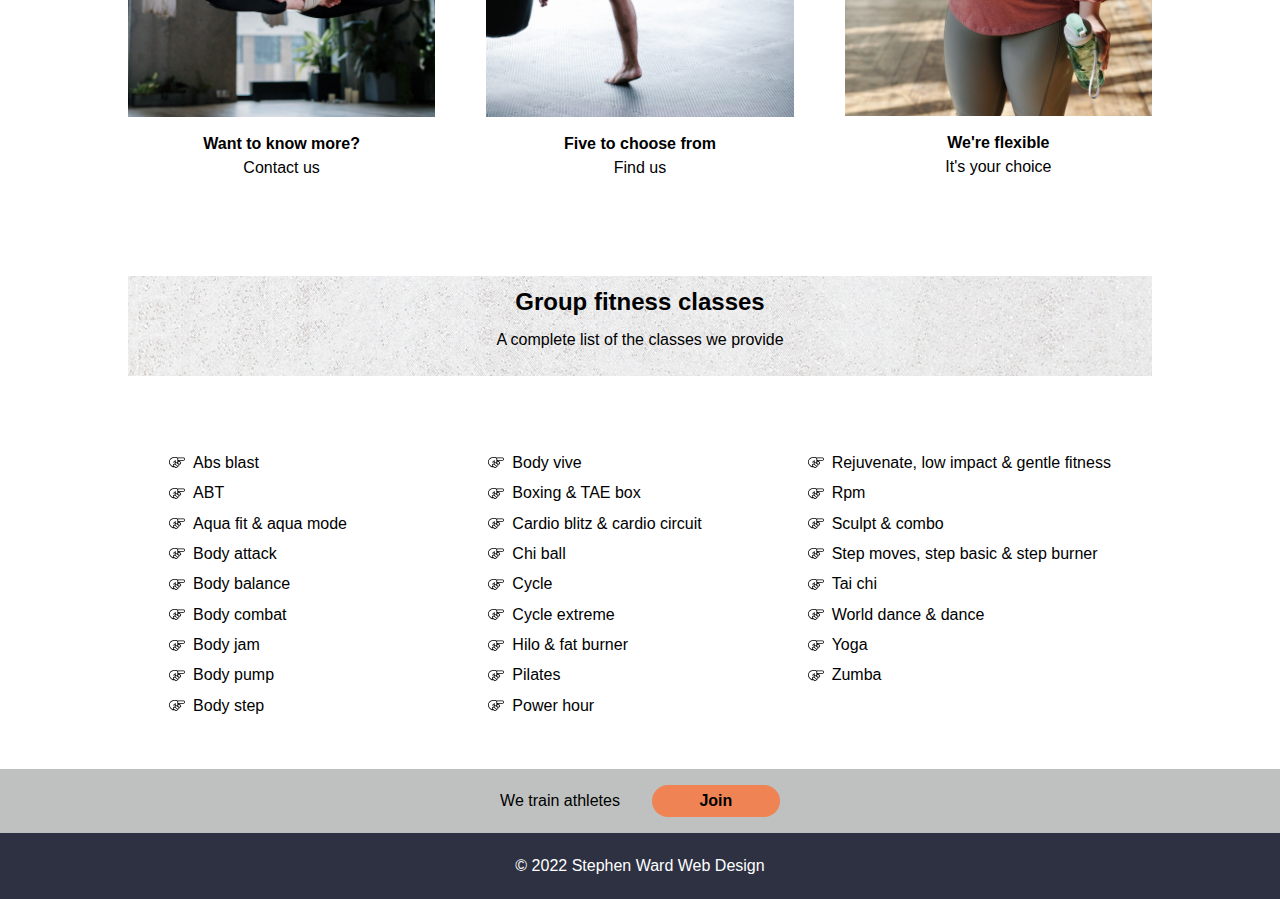
<file: training.html>
<!DOCTYPE html>
<html lang="en">
    <head>
        <meta charset="UTF-8">
        <meta http-equiv="X-UA-Compatible" content="IE=edge">
        <meta name="viewport" content="width=device-width, initial-scale=1.0">
        <title>ML Strength-Training</title>
        <link rel="stylesheet" href="./css/main.css">
        <!-- Favicon -->
        <link rel="icon" type="image/png" sizes="32x32" href="/favicon-32x32.png">
        <link rel="icon" type="image/png" sizes="16x16" href="/favicon-16x16.png">
        <link rel="manifest" href="/site.webmanifest">
        <link rel="mask-icon" href="/safari-pinned-tab.svg" color="#5bbad5">
        <meta name="msapplication-TileColor" content="#da532c">
        <meta name="theme-color" content="#ffffff">
        <!-- Javascript -->
        <script defer src="./javascript/jquery-3.6.2.js"></script>
        <script defer src="./javascript/main.js"></script>
    </head>
    <!-- ID required to identify current page -->
    <body id="training">
        <!-- #region Header -->
        <header>
            <!-- Fixed navigation banner -->
            <nav>
                <a href="./index.html"><img src="./images/ml-strength-logo_64.png" alt="ml strength logo"><p>Home</p></a>
                <!-- Main navigation menu imported with JavaScript/Jquery -->
                <div id="menu" aria-label="Main"></div>
                <!-- CTA at end of menu on desktop only -->
                <aside>
                    <a href="./memberships.html#cards">Join</a>
                </aside>
                <!-- Mobile only menu-button-->
                <button id="menu-button" hidden aria-disabled="true" aria-expanded="false"
                aria-controls="menu">Menu</button>
            </nav>
            <!-- CTA banner Mobile only -->
            <aside>
                <a href="./memberships.html#cards">Join</a>
                <a href="./contact.html#locations">Find Us</a>
            </aside>
            <section>
                <h1>Train with us</h1>
            </section>
            <!-- Banner with slogan and Find Us CTA on desktop only -->
            <aside>
                <p>We train athletes</p>
                <a href="./contact.html#locations">Find Us</a>
            </aside>
        </header>
        <!-- #endregion Header -->
        <main>
            <!-- #region Main content -->
            <!-- Full width on mobile, 80% width on desktop -->
            <section>
                <article id="goals">
                    <h2>Achieve your goals</h2>
                    <p>We can help</p>
                    <!-- Div for styling only -->
                    <div>
                        <a href="./index.html#amenities">
                            <figure>
                                <img src="./images/a-man-using-barbell-while-sitting-on-the-wheelchair.jpg" alt="a man using barbell while sitting on the wheelchair">
                                <figcaption>
                                    No matter your abilities
                                    <blockquote>
                                        We're here to help
                                    </blockquote>
                                </figcaption>
                            </figure>
                        </a>
                        <a href="./memberships.html#cards">
                            <figure>
                                <img src="./images/focused-young-asian-woman-climber-ascending-wall-in-modern-gym.jpg" alt="focused young asian woman climber ascending wall in modern gym">
                                <figcaption>
                                    Membership options
                                    <blockquote>
                                        Find out more
                                    </blockquote>
                                </figcaption>
                            </figure>
                        </a>
                        <a href="./about.html#team">
                            <figure>
                                <img src="./images/brawny-shirtless-man-flexing-his-muscles.jpg" alt="brawny shirtless man flexing his muscles">
                                <figcaption>
                                    A little bit about us
                                    <blockquote>
                                        Meet our team
                                    </blockquote>
                                </figcaption>
                            </figure>
                        </a>
                        <a href="./contact.html#contact-form">
                            <figure>
                                <img src="./images/woman-in-black-tank-top-and-black-pants-sitting-on-white-hammock.jpg" alt="woman in black tank top and black pants sitting on white hammockr">
                                <figcaption>
                                    Want to know more?
                                    <blockquote>
                                        Contact us
                                    </blockquote>
                                </figcaption>
                            </figure>
                        </a>
                        <a href="./contact.html#locations">
                            <figure>
                                <img src="./images/muscular-barefooted-ethnic-guy-training-in-boxing-club.jpg" alt="muscular barefooted ethnic guy training in boxing club">
                                <figcaption>
                                    Five to choose from
                                    <blockquote>
                                        Find us
                                    </blockquote>
                                </figcaption>
                            </figure>
                        </a>
                        <a href="./memberships.html#cards">
                            <figure>
                                <img src="./images/a-young-woman-holding-a-yoga-mat.jpg" alt="a young woman holding a yoga mat">
                                <figcaption>
                                    We're flexible
                                    <blockquote>
                                        It's your choice
                                    </blockquote>
                                </figcaption>
                            </figure>
                        </a>
                    </div>
                </article>
                <!-- Link target -->
                <article id="groups">
                    <h2>Group fitness classes</h2>
                    <p>A complete list of the classes we provide</p>
                    <!-- Div for styling only -->
                    <div>
                        <ul>
                            <li>Abs blast</li>
                            <li>ABT</li>
                            <li>Aqua fit &amp; aqua mode</li>
                            <li>Body attack</li>
                            <li>Body balance</li>
                            <li>Body combat</li>
                            <li>Body jam</li>
                            <li>Body pump</li>
                            <li>Body step</li>
                            <li>Body vive</li>
                            <li>Boxing &amp; TAE box</li>
                            <li>Cardio blitz &amp; cardio circuit</li>
                            <li>Chi ball</li>
                            <li>Cycle</li>
                            <li>Cycle extreme</li>
                            <li>Hilo &amp; fat burner</li>
                            <li>Pilates</li>
                            <li>Power hour</li>
                            <li>Rejuvenate, low impact &amp; gentle fitness</li>
                            <li>Rpm</li>
                            <li>Sculpt &amp; combo</li>
                            <li>Step moves, step basic &amp; step burner</li>
                            <li>Tai chi</li>
                            <li>World dance &amp; dance</li>
                            <li>Yoga</li>
                            <li>Zumba</li>
                        </ul>
                    </div>
                </article>
            </section>
            <!-- #endregion Main content -->
            <!-- #region End banner -->
            <!-- Full width CTA banner -->
            <aside>
                <p>We train athletes</p>
                <a href="./memberships.html#cards">Join</a>
            </aside>
            <!-- #endregion End banner -->
        </main>
        <!-- Footer imported with JavaScript/Jquery -->
        <footer></footer>
    </body>
</html>
</file>
<file: css/main.css>
/*
* Prefixed by https://autoprefixer.github.io
* PostCSS: v8.4.14,
* Autoprefixer: v10.4.7
* Browsers: last 4 version
*/

/* Stephen Ward */
/* CSS is written for mobile first design */

/* #region ++++++++++ Normalization ++++++++++ */

/***
    The new CSS reset - version 1.7.3 (last updated 7.8.2022)
    GitHub page: https://github.com/elad2412/the-new-css-reset
***/

/*
    Remove all the styles of the "User-Agent-Stylesheet", except for the 'display' property
    - The "symbol *" part is to solve Firefox SVG sprite bug
 */
 *:where(:not(html, iframe, canvas, img, svg, video, audio):not(svg *, symbol *)) {
    all: unset;
    display: revert;
}

/* Preferred box-sizing value */
*,
*::before,
*::after {
    -webkit-box-sizing: border-box;
            box-sizing: border-box;
}

/* Reapply the pointer cursor for anchor tags */
a, button {
    cursor: revert;
}

/* Remove list styles (bullets/numbers) */
ol, ul, menu {
    list-style: none;
}

/* For images to not be able to exceed their container */
img {
    max-width: 100%;
}

/* removes spacing between cells in tables */
table {
    border-collapse: collapse;
}

/* Safari - solving issue when using user-select:none on the <body> text input doesn't working */
input, textarea {
    -webkit-user-select: auto;
}

/* revert the 'white-space' property for textarea elements on Safari */
textarea {
    white-space: revert;
}

/* minimum style to allow to style meter element */
meter {
    -webkit-appearance: revert;
    -moz-appearance: revert;
         appearance: revert;
}

/* reset default text opacity of input placeholder */
::-webkit-input-placeholder {
    color: unset;
}
::-moz-placeholder {
    color: unset;
}
:-ms-input-placeholder {
    color: unset;
}
::-ms-input-placeholder {
    color: unset;
}
::placeholder {
    color: unset;
}

/* fix the feature of 'hidden' attribute.
   display:revert; revert to element instead of attribute */
:where([hidden]) {
    display: none;
}

/* revert for bug in Chromium browsers
   - fix for the content editable attribute will work properly.
   - webkit-user-select: auto; added for Safari in case of using user-select:none on wrapper element*/
:where([contenteditable]:not([contenteditable="false"])) {
    -moz-user-modify: read-write;
    -webkit-user-modify: read-write;
    overflow-wrap: break-word;
    -webkit-line-break: after-white-space;
    -webkit-user-select: auto;
}

/* apply back the draggable feature - exist only in Chromium and Safari */
:where([draggable="true"]) {
    -webkit-user-drag: element;
}

/* #endregion  ++++++++++ Normalization ++++++++++  */

/* #region ++++++++++ Common ++++++++++ */

:root {
    --color-white: #ffffff;
    --color-warm-gray: #bfc0c0;
    --color-very-dark-orange: #ef8354;
    --color-gray-blue: #4f5d75;
    --color-dark-gray-blue: #2d3142;
    --color-black: #000000;
    --color-valid: #008000;
    --color-invalid: #ff0000;
    --color-close-button-background: #e81123;
    --color-modal-overlay: #ffffff80;
    --color-dialog-header-background: #ccccccc0;
    --font-size-small: 0.9rem;
    --font-size-default: 1rem;
    --font-size-large-1: 1.25rem;
    --font-size-large-2: 1.5rem;
    --font-size-large-3: 2rem;
    --font-size-large-4: 3rem;
    --border-input-default: 0.1rem solid var(--color-warm-gray);
    --border-input-valid: 0.2rem solid var(--color-valid);
    --border-input-invalid: 0.2rem solid var(--color-invalid);
}

html {
    font-size: 16px;
    scroll-padding-top: 4rem;
}

/* Common styling is placed in the all selector as placing it
    in the body selector may not not target all elements resulting
    in inconsistencies when developing a website */
* {
    line-height: 1.5;
    font-family: Arial, Helvetica, sans-serif;
    font-size: var(--font-size-default);
    font-weight: normal;
}

/* Restore keyboard tab focus that is removed by CSS reset */
:focus {
    outline: revert;
    outline-style: revert;
}

h1,
h2,
h3,
h4,
strong,
figcaption,
legend,
label{
    font-weight: bold;
}

h1 {
    display: block;
    position: relative;
    top: 19rem;
    font-size: var(--font-size-large-3);
    text-align: center;
}

h2 {
    font-size: var(--font-size-large-2);
}

h3,
legend {
    font-size: var(--font-size-large-1);
}

/* Prevent text overflowing containers */
textarea {
    overflow-wrap: break-word;
    word-wrap: break-word;
    word-break: break-word;
    -webkit-hyphens: auto;
        -ms-hyphens: auto;
            hyphens: auto;
}

/* Banner, mobile devices only, between nav menu and header image,
    Banner above footer */
header > aside:first-of-type,
main > aside {
    display: -webkit-box;
    display: -ms-flexbox;
    display: flex;
    -ms-flex-pack: distribute;
        justify-content: space-around;
    -webkit-box-align: center;
        -ms-flex-align: center;
            align-items: center;
    width: 100%;
    padding: 1rem 0;
}

/* Default anchor hover style */
a:hover {
    text-decoration: underline;
    text-underline-offset: 0.2rem;
    text-decoration-thickness: 0.1rem;
}

/* CTAs
    Contact form help link */
aside a,
#memberships section > article article a,
#contact form fieldset a {
    width: 8rem;
    height: -webkit-fit-content;
    height: -moz-fit-content;
    height: fit-content;
    padding: 0.25rem 0;
    color: var(--color-black);
    background: var(--color-very-dark-orange);
    border-radius: 100vh;
    text-align: center;
    font-weight: bold;
}

/* #endregion ++++++++++ Common ++++++++++ */

/* #region ++++++++++ Header ++++++++++ */

/* Navigation banner, fixed on mobile devices*/
header nav {
    display: -webkit-box;
    display: -ms-flexbox;
    display: flex;
    -webkit-box-pack: justify;
        -ms-flex-pack: justify;
            justify-content: space-between;
    -webkit-box-align: center;
        -ms-flex-align: center;
            align-items: center;
    position: fixed;
    left: 0;
    top: 0;
    width: 100%;
    height: 4rem;
    padding: 0.1rem 1.3rem;
    background: var(--color-dark-gray-blue);
    z-index: 100;
}

/* Home logo link */
header nav > a {
    display: inline-block;
    width: 9rem;
}

/* Logo */
header nav > a img {
    display: block;
    width: 100%;
}

/* Make logo 'Home' text invisible but still accessible to screen readers */
/* Font size set to 0 so as not to change focus ring */
header nav > a p {
    color: transparent;
    font-size: 0;
}

/* Initially hide menu links. */
header nav div {
    display: none;
    position: fixed;
    top: 4rem;
    right: 0;
    width: 50%;
    background: var(--color-dark-gray-blue);
}

/* Show drop down menu when hamburger button clicked */
header nav div.show {
    display: inline-block;
}

/* Add non-clickable space around nav links */
header nav ul li {
    padding: 0.5rem 1rem;
}

/* Nav links */
header nav ul li a {
    display: inline-block;
    width: 100%;
    padding: 0.5rem;
    color: var(--color-white);
    text-align: center;
    font-weight: bold;
    -webkit-transition: -webkit-transform 0.4s;
    transition: -webkit-transform 0.4s;
    -o-transition: transform 0.4s;
    transition: transform 0.4s;
    transition: transform 0.4s, -webkit-transform 0.4s;
}

/* Nav links hover animation */
header nav ul li a:hover {
    text-decoration: none;
    color: var(--color-dark-gray-blue);
    background: var(--color-white);
    -webkit-transform: scale(1.1);
        -ms-transform: scale(1.1);
            transform: scale(1.1);
}

/* Underline nav link for current page */
#training nav ul a[href="training.html"],
#memberships nav ul a[href="memberships.html"],
#about nav ul a[href="about.html"],
#contact nav ul a[href="contact.html"] {
    -webkit-box-shadow: 0 0.1rem 0 0 var(--color-white);
            box-shadow: 0 0.1rem 0 0 var(--color-white);
}

/* Hide the 'Join' CTA at end of menu on mobile devices */
header nav aside {
    display: none;
}

/* Hamburger button */
header button {
    display: inline-block;
    padding: 1.3rem;
    overflow: hidden;
    color: transparent;
    background: var(--color-white);
    background: url("../images/menu-button-open-icon.svg");
    background-size: cover;
    border: none;
    font-size: 0;
}

/* Banner, mobile devices only, between nav menu and header image */
header > aside:first-of-type {
    margin-top: 4rem;
}

/* Header image for Home page */
#home header section {
    background-color: var(--color-white);
    background-image: url("../images/home-header-image.jpg");
}

/* Header image for Training page */
#training header section {
    background-color: var(--color-white);
    background-image: url("../images/training-header-image.jpg");
}

/* Header image for Memberships page */
#memberships header section {
    background-color: var(--color-white);
    background-image: url("../images/memberships-header-image.jpg");
}

/* Header image for About page */
#about header section {
    background-color: var(--color-white);
    background-image: url("../images/about-header-image.jpg");
}

/* Header image for Contact page */
#contact header section {
    background-color: var(--color-white);
    background-image: url("../images/contact-header-image.jpg");
}

/* Header image */
header section {
    width: 100%;
    height: 18rem;
    margin-bottom: 4rem;
    background: var(--color-white);
    background-size: cover;
    background-repeat: no-repeat;
}

/* Home header image */
#home header section {
    background-position: 100% 0%;
}

/* Training, memberships, contact header image */
#training header section,
#memberships header section,
#contact header section {
    background-position: 100% 25%;
}

/* About header image */
#about header section {
    background-position: 100% 60%;
}

/* Banner below header image remove from mobile devices */
header > aside:last-of-type {
    display: none;
}

/* #endregion ++++++++++ Header ++++++++++ */

/* #region ++++++++++ Main content ++++++++++ */

/* Main section 100% width on mobile only */
main section,
section > article {
    display: -webkit-box;
    display: -ms-flexbox;
    display: flex;
    -webkit-box-orient: vertical;
    -webkit-box-direction: normal;
        -ms-flex-direction: column;
            flex-direction: column;
    -webkit-box-pack: start;
        -ms-flex-pack: start;
            justify-content: flex-start;
    -ms-flex-line-pack: center;
        align-content: center;
    width: 100%;
    text-align: center;
    padding: 1rem 0;
}

section > article > div,
#contact form {
    padding: 2rem 0;
}

/* Text below main content heading */
section > article > p {
    width: 100%;
    margin-bottom: 1rem;
}


section > article > div p {
    margin: 1rem 0;
}


/* Margin added to provide space between links */
section > article > div > a {
    display: inline-block;
    width: 100%;
    margin-bottom: 2rem;
}

section figure {
    width: 100%;
}

/* Picture images */
section > article figure img {
    width: 100%;
    padding-bottom: 0.5rem;
}

figcaption blockquote {
    text-align: center;
}

/* Article heading background */
section > article > h2,
section > article > h2 + p {
    display: inline-block;
    width: 100%;
    padding: 0.5rem 0 1.5rem 0;
    background-image: url("../images/middle-heading-background-image.jpg");
    background-blend-mode: lighten;
    background-position: center center;
    background-color: #ffffffa0;
}

/* Article heading information background */
section > article > h2 + p {
    position: relative;
    top: -1.5rem;
}

/* Full width end banner */
main > aside {
    width: 100%;
    background: var(--color-warm-gray);
}

/* #endregion ++++++++++ Main content ++++++++++ */

/* #region ++++++++++ Footer ++++++++++ */

footer {
    display: -webkit-box;
    display: -ms-flexbox;
    display: flex;
    -webkit-box-pack: center;
        -ms-flex-pack: center;
            justify-content: center;
    -webkit-box-align: center;
        -ms-flex-align: center;
            align-items: center;
    width: 100%;
    padding: 1.3rem 0;
    color: var(--color-white);
    background: var(--color-dark-gray-blue);
}

/* #endregion ++++++++++ Footer ++++++++++ */

/* V----------V----------V Page specific styling V----------V----------V */

/* #region ++++++++++ Home page ++++++++++ */

/* Amenities icons */
section > article figure img[src$=".svg"] {
    width: 25%;
    margin-top: 4rem;
}

/* #endregion ++++++++++ Home page ++++++++++ */

/* #region ++++++++++ Training page ++++++++++ */

#training section > article:last-of-type div {
    display: block;
    margin: 0 auto;
    text-align: center;
}

/* Group fitness list */
#training section > article:last-of-type ul {
    display: inline-block;
    margin: 0 auto;
    text-align: left;
}


#training section > article:last-of-type li {
    display: block;
    list-style-position: outside;
    width: -webkit-fit-content;
    width: -moz-fit-content;
    width: fit-content;
    padding: 0.2rem 0;
    padding-left: 1.5rem;
    background-image: url("../images/hand-finger-right-icon.svg");
    background-repeat: no-repeat;
    background-position: left center;
    background-size: 1rem;
}

/* #endregion ++++++++++ Training page ++++++++++ */

/* #region ++++++++++ Memberships page ++++++++++ */

/* Membership cards */
#memberships section > article article {
    display: -webkit-box;
    display: -ms-flexbox;
    display: flex;
    -webkit-box-orient: vertical;
    -webkit-box-direction: normal;
        -ms-flex-direction: column;
            flex-direction: column;
    -webkit-box-pack: start;
        -ms-flex-pack: start;
            justify-content: flex-start;
    -ms-flex-line-pack: center;
        align-content: center;
    width: 100%;
    border-top: 0.05rem solid var(--color-warm-gray);
    text-align: center;
}

/* Membership card header banner */
#memberships section > article article h3 {
    display: inline-block;
    width: 100%;
    vertical-align: middle;
    padding: 2rem 0;
    margin-bottom: 1rem;
    color: var(--color-black);
    background-image: url("../images//memberships-card-header-background-image.jpg");
    background-size: cover;
    background-repeat: no-repeat;
    background-position: center center;
    background-blend-mode: multiply;
    font-size: var(--font-size-large-4);
}

/* Bronze membership card header banner */
#memberships section > article article:nth-of-type(1) h3 {
    background-color: #ffa500c0;
}

/* Gold membership card header banner */
#memberships section > article article:nth-of-type(3) h3 {
    background-color: #ffd700a0;
}

/* Membership card details */
#memberships section > article article ul {
    text-align: left;
}

/* Membership card detail item */
#memberships section > article article li {
    list-style-position: outside;
    padding: 0.2rem 0;
    padding-left: 1.5rem;
    width: calc(100% - 1rem);
    margin-left: 0.5rem;
    background-image: url("../images/information-icon.svg");
    background-repeat: no-repeat;
    background-position: left center;
    background-size: 1rem;
}

/* Membership card starting from text and price */
#memberships section > article article p,
#memberships section > article article strong{
    margin: 0 auto 0.5rem auto;
}

#memberships section > article article strong{
    font-size: var(--font-size-large-3);
}

/* Membership card select CTA */
#memberships section > article article a {
    margin: 0 auto 2rem auto;
}

#memberships section > article blockquote {
    padding: 1rem 0;
    text-align: left;
}

/* #endregion ++++++++++ Memberships page ++++++++++ */

/* #region ++++++++++ About page ++++++++++ */

/* All about page articles */
#about section article article {
    margin-bottom: 2rem;
}

#about section article article h3 {
    margin-bottom: 1rem;
}

/* All about page articles paragraphs */
#about section article article p {
    text-align: left;
    margin-bottom: 1rem;
}

/* All about page articles images */
#about section article article img {
    width: 100%;
    padding: 1rem 0;
}

/* All about page articles strong text */
#about section article article strong {
    white-space: nowrap;
}

/* #endregion ++++++++++ About page ++++++++++ */

/* #region ++++++++++ Contacts page ++++++++++ */

/* V----------V----------V Form help video V----------V----------V */

/* Video description for screen readers only */
#contact section section:first-of-type p {
    position: fixed;
    left: -1000rem;
    top: -1000rem;
    width: 0.05rem;
    height: 0.05rem;
    color: transparent;
    font-size: 0;
}

/* Initially hide dialog backdrop and dialog box */
#contact section section div:first-of-type,
#contact section section div:last-of-type {
    display: none;
}

/* To make popup modal a backdrop is placed over entire page content
 to prevent user interactivity until popup is closed */
#contact section section div:first-of-type.show {
    display: block;
    position: fixed;
    top: 0;
    left: 0;
    width: 100%;
    height: 100%;
    background: var(--color-modal-overlay);
    z-index: 200;
}

/* Popup container positioned in center of browser */
#contact section section div:last-of-type.show {
    display: -webkit-box;
    display: -ms-flexbox;
    display: flex;
    -webkit-box-orient: vertical;
    -webkit-box-direction: normal;
        -ms-flex-direction: column;
            flex-direction: column;
    position: fixed;
    top: 50%;
    left: 50%;
    width: 100%;
    -webkit-transform: translate(-50%, -50%);
        -ms-transform: translate(-50%, -50%);
            transform: translate(-50%, -50%);
    background: var(--color-dialog-header-background);
    opacity: 1;
    border: 0.05rem solid var(--color-warm-gray);
    text-align: center;
    z-index: 300;
}

/* Window style button to close the popup */
#contact section section button:first-of-type {
    position: relative;
    left: calc(100% - 4rem);
    width: 4rem;
    line-height: var(--font-size-large-4);
    font-size: var(--font-size-large-4);
    font-weight: bold;
    text-align: center;
}

/* Window style button hover color  */
#contact section section button:hover {
    background: var(--color-close-button-background);
}

/* Help video */
#contact section section video {
    width: 100%;
}

/* V----------V----------V Main form V----------V----------V */

/* Initially align all main form content text to the left */
#contact form fieldset * {
    text-align: left;
}

/* Main form content and radio buttons regions */
#contact form > fieldset,
#contact form > fieldset fieldset {
    padding: 1rem 0;
    z-index: 10;
}

/* Main content and radio buttons heading */
#contact form legend {
    padding-left: 1.5rem;
}

/* Help link CTA to show a popup video */
#contact form a {
    display: inline-block;
    margin: 1rem auto;
    padding-bottom: 12rem;
}

/* Denotes required information text */
#contact form > fieldset > span {
    display: block;
    height: 2rem;
    padding-left: 1.5rem;
    margin-left: 1rem;
    margin-bottom: 1.5rem;
    background-image: url(../images/black-star-icon.svg);
    background-size: 1rem;
    background-repeat: no-repeat;
    background-position: 0 50%;
    line-height: 2rem;
    z-index: 100;
}

/* Visibly remove labels from mobile devices but make available for screen readers */
#contact form > fieldset div label {
    position: fixed;
    left: -1000rem;
    top: -1000rem;
    color: transparent;
    font-size: 0;
}

/* Container for each text or numeric input types and its icon */
#contact form fieldset > div {
    position: relative;
    width: 100%;
}

/* Icons for all text and numeric input types */
#contact form img {
    position: absolute;
    width: 1.2rem;
    height: 3rem;
    margin-left: 2.5rem;
    z-index: 100;
}

/* All text and numeric input types */
#contact form input:not([type=checkbox]):not([type=radio]),
#contact form textarea {
    display: block;
    position: relative;
    width: calc(100% - 4rem);
    height: 3rem;
    padding: 0 0.5rem 0 2rem;
    margin-left: 2rem;
    border: 0.1rem solid var(--color-warm-gray);
    border-radius: 0.7rem;
}

/* Common required state, cross and check-mark styling  */
#contact form input:required ~ span::after,
#contact form textarea:required ~ span::after,
#contact form input ~ div::before,
#contact form textarea ~ div::before {
    display: block;
    position: relative;
    content: "";
    top: -2rem;
    width: 1rem;
    height: 1rem;
    background-size: 1rem;
    background-repeat: no-repeat;
    background-position: center center;
    z-index: 100;
}

/* All text input and textarea with required state */
#contact form input:required ~ span::after,
#contact form textarea:required ~ span::after {
    float: left;
    margin-left: 0.5rem;
    background-image: url(../images/black-star-icon.svg);
}

/* Create a space for the error div */
#contact form div div {
    height: 2rem;
    margin-bottom: 2rem;
}

/* Common cross and check-mark symbol styling */
#contact form input ~ div::before,
#contact form textarea ~ div::before {
    float: right;
    margin-right: 0.5rem;
}

/* All text input and textarea with valid state */
#contact form input:not(:-moz-placeholder-shown):valid ~ div::before, #contact form textarea:not(:-moz-placeholder-shown):valid ~ div::before {
    background-image: url(../images/check-mark-icon.svg);
}
#contact form input:not(:-ms-input-placeholder):valid ~ div::before, #contact form textarea:not(:-ms-input-placeholder):valid ~ div::before {
    background-image: url(../images/check-mark-icon.svg);
}
#contact form input:not(:placeholder-shown):valid ~ div::before,
#contact form textarea:not(:placeholder-shown):valid ~ div::before {
    background-image: url(../images/check-mark-icon.svg);
}

/* All text input and textarea with invalid state */
#contact form input:not(:-moz-placeholder-shown):invalid ~ div::before, #contact form textarea:not(:-moz-placeholder-shown):invalid ~ div::before {
    background-image: url(../images/cross-icon.svg);
}
#contact form input:not(:-ms-input-placeholder):invalid ~ div::before, #contact form textarea:not(:-ms-input-placeholder):invalid ~ div::before {
    background-image: url(../images/cross-icon.svg);
}
#contact form input:not(:placeholder-shown):invalid ~ div::before,
#contact form textarea:not(:placeholder-shown):invalid ~ div::before {
    background-image: url(../images/cross-icon.svg);
}

/* Error div message styling */
#contact form > fieldset > div input:invalid ~ div::after,
#contact form > fieldset > div textarea:invalid ~ div::after{
    display: block;
    position: relative;
    width: -webkit-fit-content;
    width: -moz-fit-content;
    width: fit-content;
    height: 2rem;
    padding-left: 2.5rem;
    line-height: 2rem;
    color: var(--color-invalid);
    font-weight: bold;
}

/* First name and last name error message */
#contact form > fieldset > div:nth-of-type(1) input:not(:-moz-placeholder-shown):invalid ~ div::after, #contact form > fieldset > div:nth-of-type(2) input:not(:-moz-placeholder-shown):invalid ~ div::after {
    content: "Name can only contain letters, hyphen and apostrophes";
}
#contact form > fieldset > div:nth-of-type(1) input:not(:-ms-input-placeholder):invalid ~ div::after, #contact form > fieldset > div:nth-of-type(2) input:not(:-ms-input-placeholder):invalid ~ div::after {
    content: "Name can only contain letters, hyphen and apostrophes";
}
#contact form > fieldset > div:nth-of-type(1) input:not(:placeholder-shown):invalid ~ div::after,
#contact form > fieldset > div:nth-of-type(2) input:not(:placeholder-shown):invalid ~ div::after {
    content: "Name can only contain letters, hyphen and apostrophes";
}

/* Email address error message */
#contact form > fieldset > div:nth-of-type(3) input:not(:-moz-placeholder-shown):invalid ~ div::after {
    content: "Please enter a valid email address";
}
#contact form > fieldset > div:nth-of-type(3) input:not(:-ms-input-placeholder):invalid ~ div::after {
    content: "Please enter a valid email address";
}
#contact form > fieldset > div:nth-of-type(3) input:not(:placeholder-shown):invalid ~ div::after {
    content: "Please enter a valid email address";
}

/* Phone number error message */
#contact form > fieldset > div:nth-of-type(4) input:not(:-moz-placeholder-shown):invalid ~ div::after {
    content: "Phone number can only contain numbers and spaces";
}
#contact form > fieldset > div:nth-of-type(4) input:not(:-ms-input-placeholder):invalid ~ div::after {
    content: "Phone number can only contain numbers and spaces";
}
#contact form > fieldset > div:nth-of-type(4) input:not(:placeholder-shown):invalid ~ div::after {
    content: "Phone number can only contain numbers and spaces";
}

/* Preferred subscription length error message */
#contact form > fieldset > div:nth-of-type(6) input:not(:-moz-placeholder-shown):invalid ~ div::after {
    content: "Please enter a whole number between 6 and 24";
}
#contact form > fieldset > div:nth-of-type(6) input:not(:-ms-input-placeholder):invalid ~ div::after {
    content: "Please enter a whole number between 6 and 24";
}
#contact form > fieldset > div:nth-of-type(6) input:not(:placeholder-shown):invalid ~ div::after {
    content: "Please enter a whole number between 6 and 24";
}

/* Text inputs borders with invalid state */
/* #contact form fieldset div input:not(:focus):not(:placeholder-shown):not([type=checkbox]):not([type=radio]):invalid { */
#contact form > fieldset > div input:not(:focus):not(:-moz-placeholder-shown):invalid {
    border: var(--border-input-invalid);
}
#contact form > fieldset > div input:not(:focus):not(:-ms-input-placeholder):invalid {
    border: var(--border-input-invalid);
}
#contact form > fieldset > div input:not(:focus):not(:placeholder-shown):invalid {
    border: var(--border-input-invalid);
}

/* Text inputs borders with valid state */
#contact form > fieldset > div input:not(:focus):not(:-moz-placeholder-shown):valid, #contact form > fieldset > div textarea:not(:focus):not(:-moz-placeholder-shown) {
    border: var(--border-input-valid);
}
#contact form > fieldset > div input:not(:focus):not(:-ms-input-placeholder):valid, #contact form > fieldset > div textarea:not(:focus):not(:-ms-input-placeholder) {
    border: var(--border-input-valid);
}
#contact form > fieldset > div input:not(:focus):not(:placeholder-shown):valid,
#contact form > fieldset > div textarea:not(:focus):not(:placeholder-shown) {
    border: var(--border-input-valid);
}

 /* Set min and max size of textarea */
 #contact form textarea {
    min-height: 6rem;
    max-height: 20rem;
    resize: vertical;
}

/* Remove optional goals and preferred subscription inputs */
#contact form fieldset > div:nth-last-of-type(n+2):nth-last-of-type(-n+3) {
    display: none;
}

/* Hover effect for all controls other than checkbox and radio buttons */
#contact form > fieldset input:hover,
#contact form textarea:hover,
#contact form fieldset > button:hover {
    -webkit-box-shadow: 0 0.1rem 0 0 var(--color-warm-gray);
            box-shadow: 0 0.1rem 0 0 var(--color-warm-gray);
}

/* Checkbox */
#contact form > fieldset > label {
    padding-left: 2rem;
}

/* All text inputs and textarea */
#contact form input::-webkit-input-placeholder, #contact form textarea::-webkit-input-placeholder {
    color: var(--color-gray-blue);
}
#contact form input::-moz-placeholder, #contact form textarea::-moz-placeholder {
    color: var(--color-gray-blue);
}
#contact form input:-ms-input-placeholder, #contact form textarea:-ms-input-placeholder {
    color: var(--color-gray-blue);
}
#contact form input::-ms-input-placeholder, #contact form textarea::-ms-input-placeholder {
    color: var(--color-gray-blue);
}
#contact form input::placeholder,
#contact form textarea::placeholder {
    color: var(--color-gray-blue);
}

/* Checkbox and radio button labels */
#contact form > fieldset label:last-of-type,
#contact form > fieldset fieldset label {
    display: block;
    width: -webkit-fit-content;
    width: -moz-fit-content;
    width: fit-content;
}

/* Required to restore appearance which is removed by CSS reset */
#contact form input[type=checkbox],
#contact form input[type=radio] {
    -webkit-appearance: auto;
       -moz-appearance: auto;
            appearance: auto;
    margin: 1rem 1rem;
    cursor: default;
    -webkit-transform: scale(1.4);
        -ms-transform: scale(1.4);
            transform: scale(1.4);
}

/* Radio buttons container */
#contact form fieldset > fieldset {
    padding: 0 3rem;
    margin: 2rem 0;
}

/* Submit button */
#contact form fieldset > button {
    display: block;
    width: 10rem;
    height: 2.5rem;
    margin: 0 auto 0.75rem auto;
    border: 0.15rem solid var(--color-warm-gray);
    border-radius: 2.5rem;
    text-align: center;
    font-weight: bold;
}

/* All text input and textarea with invalid state */
#contact form fieldset > div input:not([type=checkbox]).no-value ~ div::before,
#contact form > fieldset > div textarea.no-value ~ div::before {
    background-image: url(../images/cross-icon.svg);
}

/* Invalid border on required text inputs if empty when submit button clicked */

#contact form fieldset > div input:not([type=checkbox]).no-value,
#contact form textarea.no-value {
    border: var(--border-input-invalid);
}

/* First name and last name error message if empty when submit button clicked*/
#contact form > fieldset > div:nth-of-type(1) input.no-value ~ div::after,
#contact form > fieldset > div:nth-of-type(2) input.no-value ~ div::after {
    content: "Please enter a valid name";
}

/* Email address error message if empty when submit button clicked*/
#contact form > fieldset > div:nth-of-type(3) input.no-value ~ div::after {
    content: "Please enter a valid email address";
}

/* Phone number error message if empty when submit button clicked*/
#contact form > fieldset > div:nth-of-type(4) input.no-value ~ div::after {
    content: "Please enter a valid phone number";
}

/* Preferred subscription length error message if empty when submit button clicked*/
#contact form > fieldset > div:nth-of-type(6) input.no-value ~ div::after {
    content: "Please enter a whole number between 6 and 24";
}

/* Preferred subscription length error message if empty when submit button clicked*/
#contact form > fieldset > div textarea.no-value ~ div::after {
    content: "Please enter a message";
}

/* Our locations */

/* V----------V----------V Our locations V----------V----------V */

/* Location cards */
#contact article div article {
    display: -webkit-box;
    display: -ms-flexbox;
    display: flex;
    -webkit-box-orient: horizontal;
    -webkit-box-direction: normal;
        -ms-flex-direction: row;
            flex-direction: row;
    -ms-flex-wrap: wrap;
        flex-wrap: wrap;
    -webkit-box-align: center;
        -ms-flex-align: center;
            align-items: center;
    width: 100%;
    margin-bottom: 3rem;
    border: 0.05rem solid var(--color-warm-gray);
}

/* Location card heading */
#contact article > div h3 {
    width: 100%;
    padding: 1rem;
    text-align: left;
}

/* Location card icon */
#contact article > div img {
    width: 1.5rem;
    padding: 0 0 1.5rem 0.5rem;
}

/* Location card details */
#contact article > div p {
    width: calc(100% - 2.5rem);
    padding: 0 0 1.5rem 1rem;
    text-align: left;
}

/* Contact Us link & Join link
    padding added to increase clickable area
    margin added to create non-clickable area between links */
#contact article > div article a
{
    width: calc(100% - 1rem);
    padding: 0.5rem 0;
    margin: 0.5rem;
    font-weight: bold;
}

/* Contact Us link */
#contact article > div article a:first-of-type {
    color: var(--color-white);
    background: var(--color-dark-gray-blue);
    outline: 0.5rem solid var(--color-dark-gray-blue);
}

/* Join link */
#contact article > div article a:last-of-type {
    background: var(--color-very-dark-orange);
    outline: 0.5rem solid var(--color-very-dark-orange);
}

/* Need to create focus ring for accessibility */
#contact article > div article a:focus {
    border-radius: 0.05rem;
    outline-style: double;
}

/* #endregion ++++++++++ Contacts page ++++++++++ */

/* V----------V----------V Media queries V----------V----------V */

/* 768px */
@media all and (min-width: 48rem) {

    /* Header image */
    header section {
        height: 22rem;
    }

    /*  */
    h1 {
        top: 23rem;
    }

    /* #region ++++++++++ Training page ++++++++++ */

    #training section > article:last-of-type ul {
        -webkit-columns: 2;
           -moz-columns: 2;
                columns: 2;
        width: 100%;
        margin: 0 auto;
    }

    /* #endregion ++++++++++ Training page ++++++++++ */
}

/* 1000px */
@media all and (min-width: 62.5rem) {

    /* #region ++++++++++ Common ++++++++++ */

    /* Scroll padding not required for scrollable banner on desktop */
    html {
        scroll-padding-top: 0;
    }

    /* #endregion ++++++++++ Common ++++++++++ */

    /* #region ++++++++++ Header ++++++++++ */

    /* Scrollable navigation banner on desktop */
    header nav {
        position: static;
    }

    /* Push logo to the left and menu to the right */
    header nav > a {
        margin-right: auto;
    }

    /* Display menu at right end of navigation banner on desktop */
    header nav div {
        display: inline-block;
        position: static;
        width: -webkit-fit-content;
        width: -moz-fit-content;
        width: fit-content;
    }

    /* Hide menu button on desktop */
    header button {
        display: none;
    }

    /* Primary navigation menu */
    header nav ul {
        display: -webkit-box;
        display: -ms-flexbox;
        display: flex;
        -webkit-box-pack: justify;
            -ms-flex-pack: justify;
                justify-content: space-between;
        -webkit-box-align: center;
            -ms-flex-align: center;
                align-items: center;
    }

    /* Primary navigation menu link */
    header nav ul li {
        width: -webkit-fit-content;
        width: -moz-fit-content;
        width: fit-content;
        padding: 0 0.5rem;
    }

    /* Show the 'Join' CTA at end of menu on desktop devices */
    header nav aside {
        display: inline-block;
        margin-left: 1rem;
    }

    header nav aside a {
        padding: 0.25rem 1rem;
    }

    /* Hide header CTA mobile only */
    header > aside:first-of-type {
        display: none;
    }

    /* Header image for Home page */
    #home header section {
        background-color: var(--color-white);
        background-image: url("../images/home-header-image-extended.jpg");
    }

    /* Header image for Training page */
    #training header section {
        background-color: var(--color-white);
        background-image: url("../images/training-header-image-extended.jpg");
    }

    /* Header image for Memberships page */
    #memberships header section {
        background-color: var(--color-white);
        background-image: url("../images/memberships-header-image-extended.jpg");
    }

    /* Header image for About page */
    #about header section {
        background-color: var(--color-white);
        background-image: url("../images/about-header-image-extended.jpg");
    }

    /* Header image for Contact page */
    #contact header section {
        background-color: var(--color-white);
        background-image: url("../images/contact-header-image-extended.jpg");
    }

    /* Header image */
    header section {
        margin-bottom: 0;
        background-position: 70% 0%;
    }

    /* Move title to left of header image */
    h1 {
        top: 9rem;
        width: 45%;
    }

    /* Banner with slogan and Find Us CTA */
    header > aside:last-of-type,
    main > aside {
        display: -webkit-box;
        display: -ms-flexbox;
        display: flex;
        -ms-flex-wrap: nowrap;
            flex-wrap: nowrap;
        -webkit-box-pack: center;
            -ms-flex-pack: center;
                justify-content: center;
        -webkit-box-align: center;
            -ms-flex-align: center;
                align-items: center;
        padding: 1rem 0;
    }

    /* Banner with slogan and Find Us CTA */
    header > aside:last-of-type {
        color: var(--color-white);
        background: var(--color-dark-gray-blue);
    }

    aside p {
        padding-right: 2rem;
    }

    /* #endregion ++++++++++ Header ++++++++++ */

    /* #region ++++++++++ Main content ++++++++++ */

    /* Main content */
    main section {
        width: 80%;
        margin: 0 auto;
        padding: 0;
    }

    /* Main content articles photo gallery on desktop */
    section > article > div {
        display: -ms-grid;
        display: grid;
        -webkit-column-gap: 5%;
           -moz-column-gap: 5%;
                column-gap: 5%;
        -ms-grid-columns: 1fr 5% 1fr 5% 1fr;
        grid-template-columns: 1fr 1fr 1fr;
        -ms-grid-rows: auto;
        grid-template-rows: auto;
        grid-auto-flow: row;
        grid-auto-rows: 1fr;
    }
    section > article > div > *:nth-child(1) {
        -ms-grid-row: 1;
        -ms-grid-column: 1;
    }
    section > article > div > *:nth-child(2) {
        -ms-grid-row: 1;
        -ms-grid-column: 3;
    }
    section > article > div > *:nth-child(3) {
        -ms-grid-row: 1;
        -ms-grid-column: 5;
    }

    section article a img {
        min-height:  10rem;
        -o-object-position: center;
           object-position: center;
        -o-object-fit: cover;
           object-fit: cover;
    }

    section > article:first-of-type > h2 {
        margin-top: 2rem;
    }

    /* #endregion ++++++++++ Main content ++++++++++ */

    /* V----------V----------V Page specific styling V----------V----------V */

    /* #region ++++++++++ Home page ++++++++++ */

        /* Amenities icons */
        article img[src$=".svg"] {
            width: 30%;
        }

    /* #endregion ++++++++++ Home page ++++++++++ */

    /* #region ++++++++++ Training page ++++++++++ */

    #training section > article:last-of-type ul {
        -webkit-columns: 3;
           -moz-columns: 3;
                columns: 3;
    }

    /* #endregion ++++++++++ Training page ++++++++++ */

    /* #region ++++++++++ Memberships page ++++++++++ */

    /* Main content articles */
    #memberships section > article:first-of-type > div {
        display: -webkit-box;
        display: -ms-flexbox;
        display: flex;
        -webkit-box-orient: horizontal;
        -webkit-box-direction: normal;
            -ms-flex-direction: row;
                flex-direction: row;
        -webkit-box-pack: center;
            -ms-flex-pack: center;
                justify-content: center;
        -webkit-column-gap: 0;
           -moz-column-gap: 0;
                column-gap: 0;
        -webkit-box-align: start;
            -ms-flex-align: start;
                align-items: flex-start;
        margin: 0 auto;
        width: 100%;
    }

    /* Membership cards */
    #memberships section > article article {
        max-width: 20rem;
        margin: 0 1rem;
        border-radius: 1rem;
        overflow: hidden;
        -webkit-box-shadow: #00000026 0 0.8rem 1.4rem 0, #00000026 0 0.1rem 0.2rem 0;
                box-shadow: #00000026 0 0.8rem 1.4rem 0, #00000026 0 0.1rem 0.2rem 0;
    }

    /* Membership card details */
    #memberships section > article article ul {
        min-height: 16em;
    }

    /* #endregion ++++++++++ Memberships page ++++++++++ */

    /* #region ++++++++++ About page ++++++++++ */

    #about section article:last-of-type div {
    display: -webkit-box;
    display: -ms-flexbox;
    display: flex;
    -webkit-box-orient: horizontal;
    -webkit-box-direction: normal;
        -ms-flex-direction: row;
            flex-direction: row;
    -ms-flex-wrap: wrap;
        flex-wrap: wrap;
    -webkit-box-pack: center;
        -ms-flex-pack: center;
            justify-content: center;
    margin: 0 auto;
    }

    #about section article:last-of-type article {
        margin-bottom: 2rem;
    }

    #about section article:last-of-type article h3 {
        text-align: center;
        margin-bottom: 1rem;
    }

    #about section article article p {
        text-align: left;
    }

    #about section article:first-of-type article:first-of-type img {
        max-width: 30%;
        float: left;
        padding: 0 1rem 1rem 0;
    }

    #about section article:last-of-type img {
        max-width: 15rem;
        float: left;
        padding: 0 1rem 1rem 0;
    }

    /* #endregion ++++++++++ About page ++++++++++ */

    /* #region ++++++++++ Contacts page ++++++++++ */

    /* Limit size of help video container on desktops */
    #contact section section div:last-of-type.show {
        max-width: 50rem;
    }

    #contact form {
        width: 100%;
    }

    /* Display form border on desktop */
    #contact form > fieldset {
        max-width: 50rem;
        margin: 0 auto;
        padding: 2rem;
        border: 1px solid var(--color-dark-gray-blue);
        border-radius: 1rem;
    }

    /* Display optional goals and preferred subscription inputs */
    #contact form fieldset > div:nth-last-of-type(n+2):nth-last-of-type(-n+3) {
        display: block;
    }

    /* Display labels on form */
    #contact form > fieldset div label {
        display: block;
        position: static;
        margin: 0 0  0.5rem 3rem;
        color: var(--color-black);
        font-size: var(--font-size-default);
    }

    #contact-form fieldset legend {
        padding: 1rem;
    }

    #contact-form fieldset fieldset {
        margin-bottom: 2rem;
    }

    /* Address cards */
    #contact section > article > div {
        display: -ms-grid;
        display: grid;
        -ms-grid-columns: 1fr 20px 1fr 20px 1fr;
        grid-template-columns: 1fr 1fr 1fr;
        -webkit-column-gap: 20px;
           -moz-column-gap: 20px;
                column-gap: 20px;
        -webkit-box-align: start;
            -ms-flex-align: start;
                align-items: flex-start;
        margin: 0 auto;
    }

    /* #endregion ++++++++++ Contacts page ++++++++++ */
}
</file>
